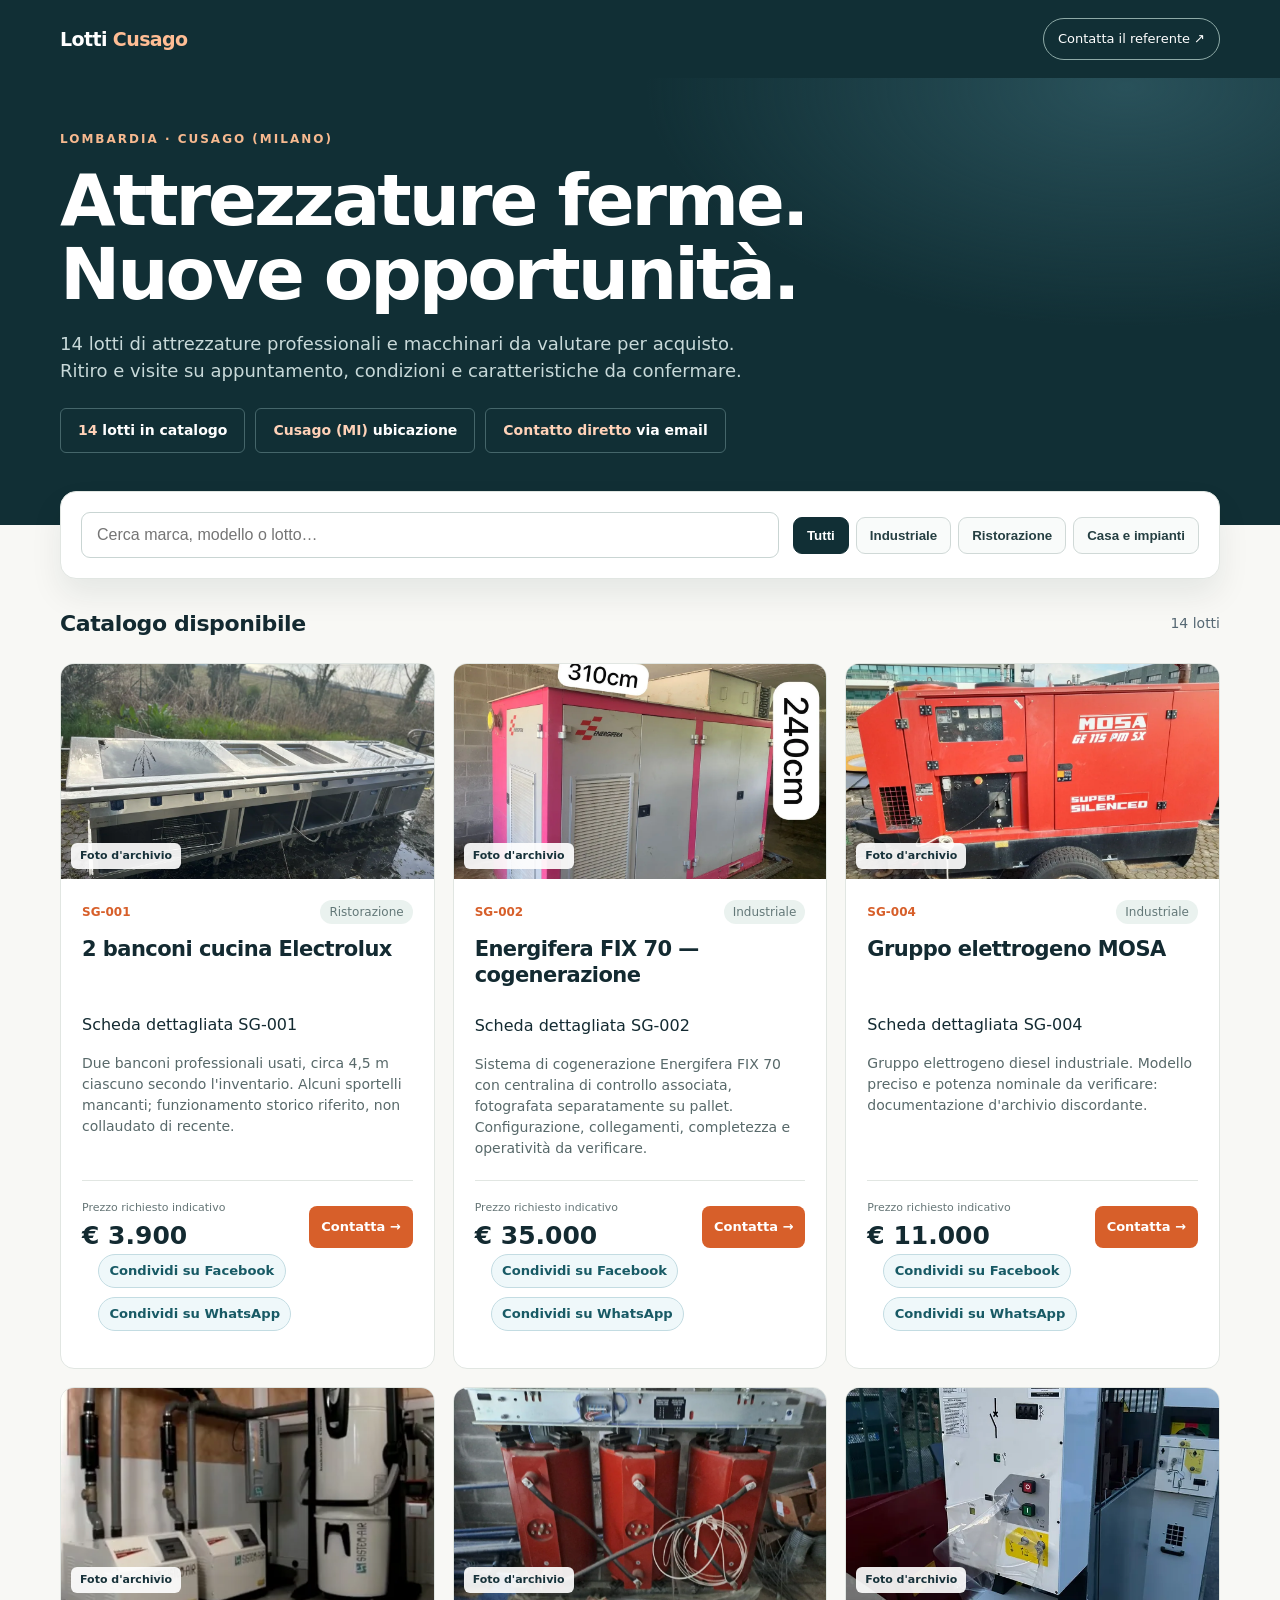
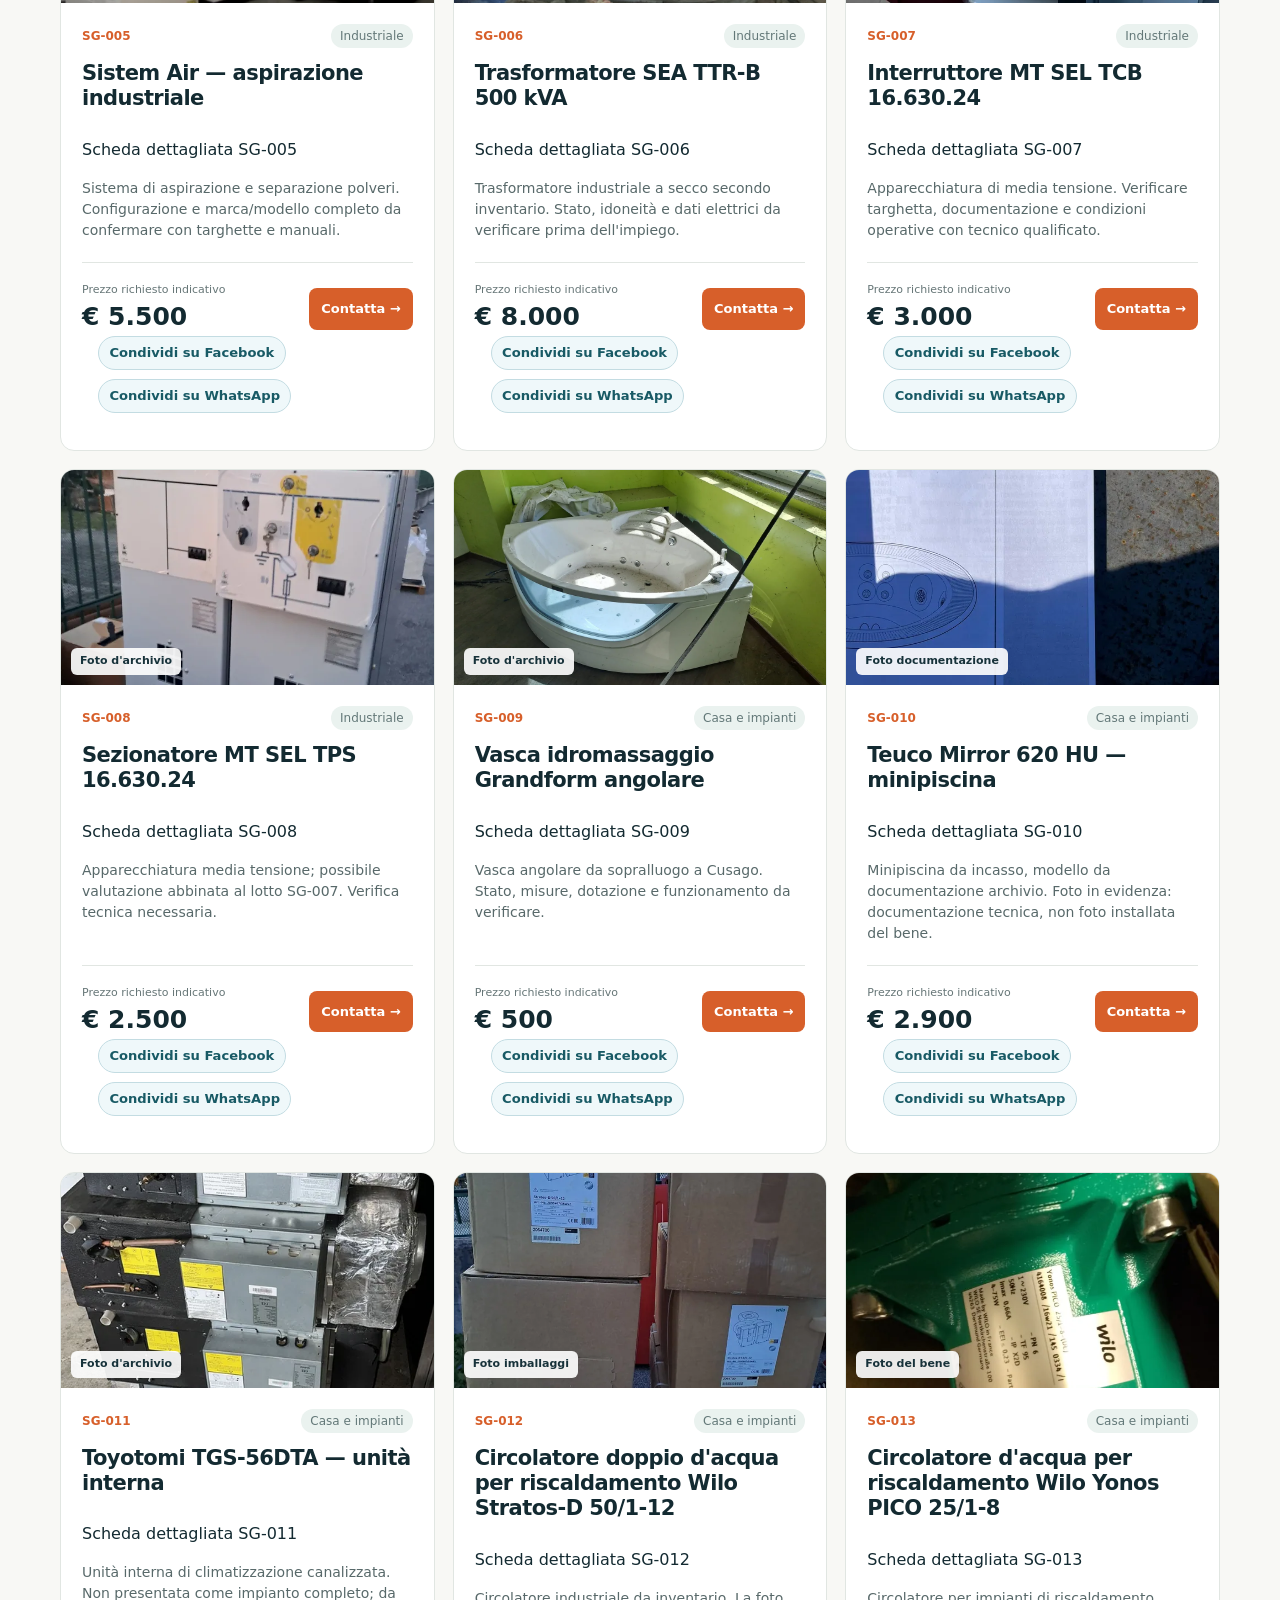
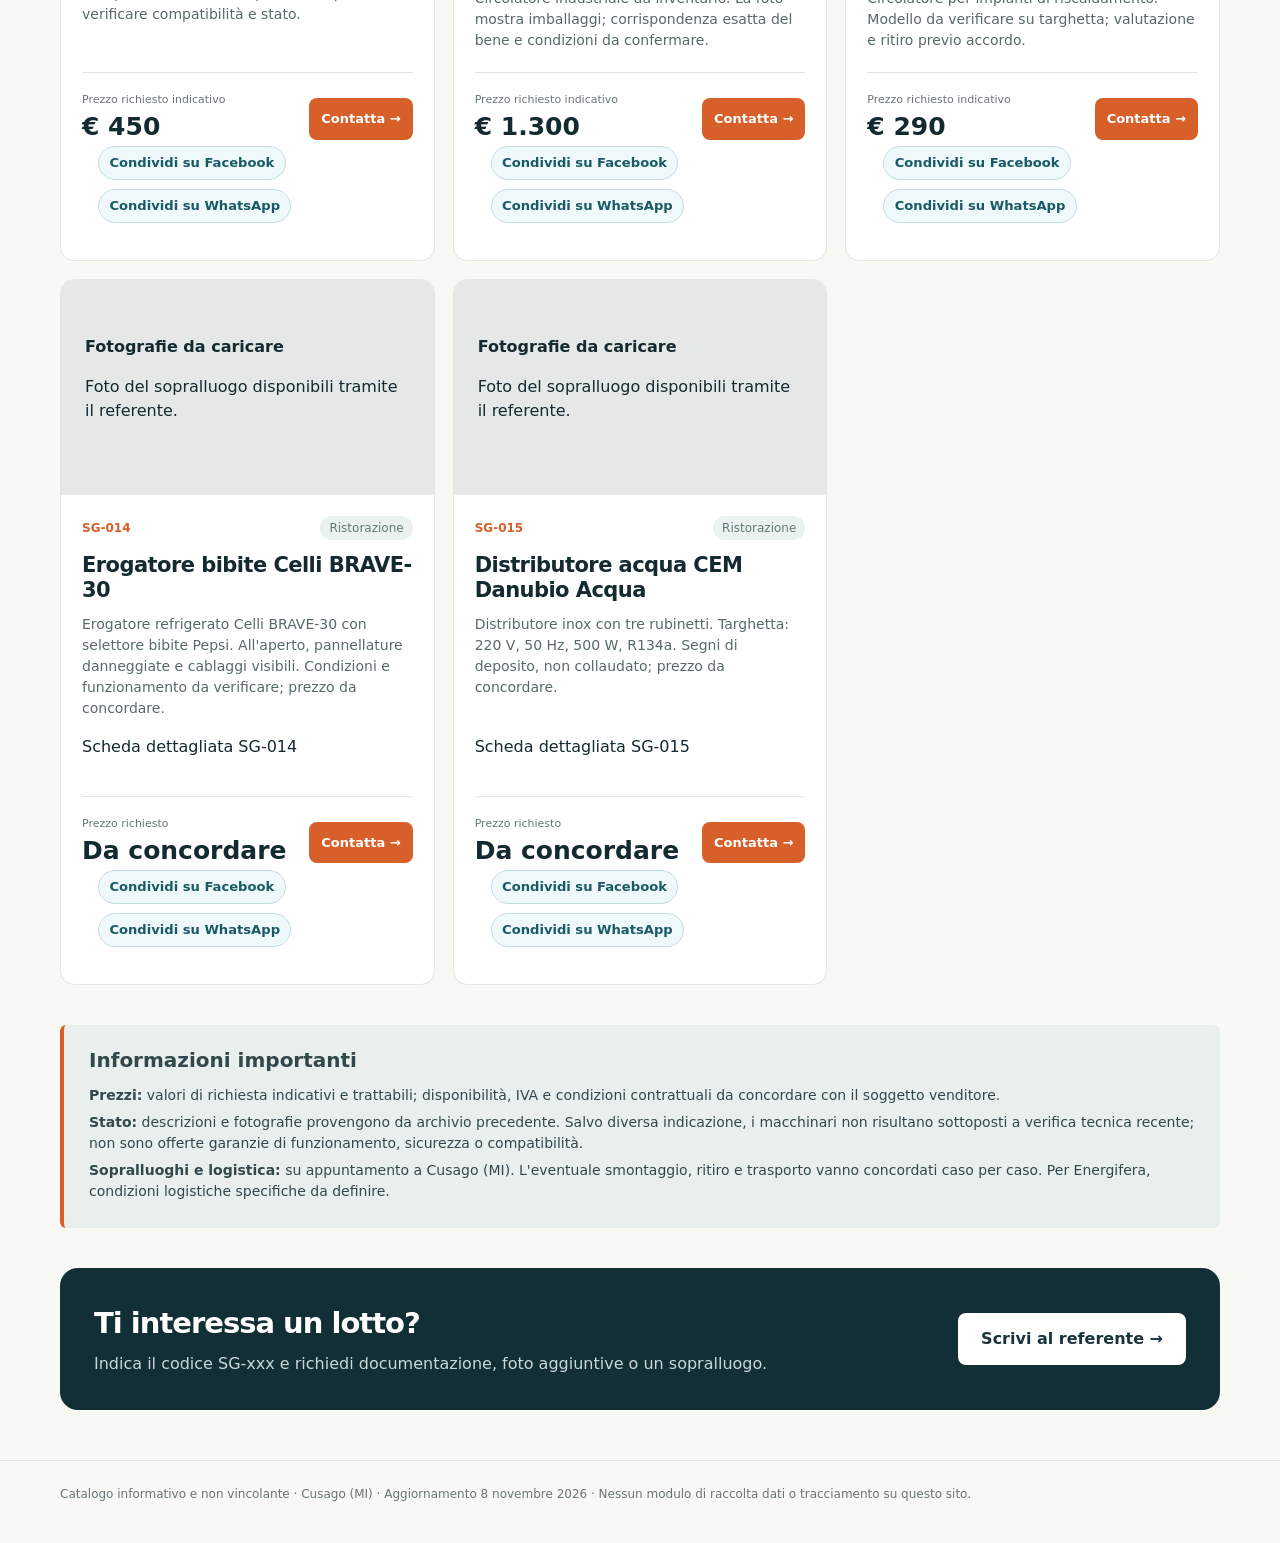
<file: index.html>
<!doctype html><html lang="it"><head><meta charset="utf-8"><meta name="viewport" content="width=device-width,initial-scale=1"><meta name="theme-color" content="#112f35"><title>14 macchinari e attrezzature in vendita a Cusago (MI) — catalogo</title><meta name="description" content="Catalogo di 14 lotti di attrezzature professionali, impianti industriali e articoli per casa e benessere disponibili presso Cusago (Milano). Prezzi indicativi e contatto diretto via email."><meta property="og:title" content="Macchinari e attrezzature a Cusago — 14 lotti"><meta property="og:description" content="Ristorazione, impianti industriali, climatizzazione e benessere. Consulta foto e prezzi indicativi."><meta property="og:type" content="website"><meta property="og:url" content="https://agent1203123.github.io/cusago-lotti-in-vendita/"><meta property="og:image" content="https://agent1203123.github.io/cusago-lotti-in-vendita/foto/sg-010.webp"><meta name="twitter:card" content="summary_large_image"><link rel="stylesheet" href="style.css"></head><body><header class="site-header"><div class="container nav"><a href="#top" class="brand">Lotti <b>Cusago</b></a><a href="mailto:francesco.assiste@gmail.com?subject=Richiesta%20informazioni%20lotti%20Cusago">Contatta il referente ↗</a></div></header><section class="hero" id="top"><div class="container"><div class="eyebrow">Lombardia · Cusago (Milano)</div><h1>Attrezzature ferme.<br>Nuove opportunità.</h1><p>14 lotti di attrezzature professionali e macchinari da valutare per acquisto. Ritiro e visite su appuntamento, condizioni e caratteristiche da confermare.</p><div class="stats"><span><strong>14</strong> lotti in catalogo</span><span><strong>Cusago (MI)</strong> ubicazione</span><span><strong>Contatto diretto</strong> via email</span></div></div></section><main class="container main"><div class="toolbar"><input id="search" type="search" placeholder="Cerca marca, modello o lotto…" aria-label="Cerca nel catalogo"><div class="filters" aria-label="Filtra per settore"><button class="active" data-filter="Tutti">Tutti</button><button data-filter="Industriale">Industriale</button><button data-filter="Ristorazione">Ristorazione</button><button data-filter="Casa e impianti">Casa e impianti</button></div></div><div class="line-head"><h2>Catalogo disponibile</h2><span id="count">14 lotti</span></div><section class="grid" aria-label="Elenco dei lotti"><article class="card" id="sg-001" data-category="Ristorazione" data-keywords="sg-001 2 banconi cucina electrolux due banconi professionali usati, circa 4,5 m ciascuno secondo l&#x27;inventario. alcuni sportelli mancanti; funzionamento storico riferito, non collaudato di recente.">
      <div class="photo"><img loading="lazy" src="foto/sg-001.webp" alt="2 banconi cucina Electrolux — Foto d&#x27;archivio" width="720" height="540"><span class="image-label">Foto d&#x27;archivio</span></div>
      <div class="card-body"><div class="topline"><span class="lot">SG-001</span><span class="category">Ristorazione</span></div>
      <h3>2 banconi cucina Electrolux</h3><p><a href="sg-001.html" aria-label="Apri la scheda dettagliata SG-001">Scheda dettagliata SG-001</a></p><p class="description">Due banconi professionali usati, circa 4,5 m ciascuno secondo l&#x27;inventario. Alcuni sportelli mancanti; funzionamento storico riferito, non collaudato di recente.</p>
      <div class="card-foot"><div><div class="caption">Prezzo richiesto indicativo</div><strong class="price">€ 3.900</strong></div><a class="cta" href="mailto:francesco.assiste@gmail.com?subject=Richiesta%20informazioni%20SG-001%20-%202%20banconi%20cucina%20Electrolux%20%28Cusago%29&body=Buongiorno%2C%20sono%20interessato%20al%20lotto%20SG-001%20%282%20banconi%20cucina%20Electrolux%29.%20Vorrei%20ricevere%20maggiori%20informazioni%20e%20verificare%20la%20disponibilit%C3%A0.%0A%0AGrazie." aria-label="Richiedi informazioni su SG-001">Contatta →</a></div></div></article><article class="card" id="sg-002" data-category="Industriale" data-keywords="sg-002 energifera fix 70 — cogenerazione sistema di cogenerazione. caratteristiche tecniche, configurazione, compatibilità e operatività da verificare su targhetta e documenti.">
      <div class="photo"><img loading="lazy" src="foto/sg-002.webp" alt="Energifera FIX 70 — cogenerazione — Foto d&#x27;archivio" width="720" height="540"><span class="image-label">Foto d&#x27;archivio</span></div>
      <div class="card-body"><div class="topline"><span class="lot">SG-002</span><span class="category">Industriale</span></div>
      <h3>Energifera FIX 70 — cogenerazione</h3><p><a href="sg-002.html" aria-label="Apri la scheda dettagliata SG-002">Scheda dettagliata SG-002</a></p><p class="description">Sistema di cogenerazione Energifera FIX 70 con centralina di controllo associata, fotografata separatamente su pallet. Configurazione, collegamenti, completezza e operatività da verificare.</p>
      <div class="card-foot"><div><div class="caption">Prezzo richiesto indicativo</div><strong class="price">€ 35.000</strong></div><a class="cta" href="mailto:francesco.assiste@gmail.com?subject=Richiesta%20informazioni%20SG-002%20-%20Energifera%20FIX%2070%20%E2%80%94%20cogenerazione%20%28Cusago%29&body=Buongiorno%2C%20sono%20interessato%20al%20lotto%20SG-002%20%28Energifera%20FIX%2070%20%E2%80%94%20cogenerazione%29.%20Vorrei%20ricevere%20maggiori%20informazioni%20e%20verificare%20la%20disponibilit%C3%A0.%0A%0AGrazie." aria-label="Richiedi informazioni su SG-002">Contatta →</a></div></div></article><article class="card" id="sg-004" data-category="Industriale" data-keywords="sg-004 gruppo elettrogeno mosa gruppo elettrogeno diesel industriale. modello preciso e potenza nominale da verificare: documentazione d&#x27;archivio discordante.">
      <div class="photo"><img loading="lazy" src="foto/sg-004.webp" alt="Gruppo elettrogeno MOSA — Foto d&#x27;archivio" width="720" height="540"><span class="image-label">Foto d&#x27;archivio</span></div>
      <div class="card-body"><div class="topline"><span class="lot">SG-004</span><span class="category">Industriale</span></div>
      <h3>Gruppo elettrogeno MOSA</h3><p><a href="sg-004.html" aria-label="Apri la scheda dettagliata SG-004">Scheda dettagliata SG-004</a></p><p class="description">Gruppo elettrogeno diesel industriale. Modello preciso e potenza nominale da verificare: documentazione d&#x27;archivio discordante.</p>
      <div class="card-foot"><div><div class="caption">Prezzo richiesto indicativo</div><strong class="price">€ 11.000</strong></div><a class="cta" href="mailto:francesco.assiste@gmail.com?subject=Richiesta%20informazioni%20SG-004%20-%20Gruppo%20elettrogeno%20MOSA%20%28Cusago%29&body=Buongiorno%2C%20sono%20interessato%20al%20lotto%20SG-004%20%28Gruppo%20elettrogeno%20MOSA%29.%20Vorrei%20ricevere%20maggiori%20informazioni%20e%20verificare%20la%20disponibilit%C3%A0.%0A%0AGrazie." aria-label="Richiedi informazioni su SG-004">Contatta →</a></div></div></article><article class="card" id="sg-005" data-category="Industriale" data-keywords="sg-005 sistem air — aspirazione industriale sistema di aspirazione e separazione polveri. configurazione e marca/modello completo da confermare con targhette e manuali.">
      <div class="photo"><img loading="lazy" src="foto/sg-005.webp" alt="Sistem Air — aspirazione industriale — Foto d&#x27;archivio" width="720" height="540"><span class="image-label">Foto d&#x27;archivio</span></div>
      <div class="card-body"><div class="topline"><span class="lot">SG-005</span><span class="category">Industriale</span></div>
      <h3>Sistem Air — aspirazione industriale</h3><p><a href="sg-005.html" aria-label="Apri la scheda dettagliata SG-005">Scheda dettagliata SG-005</a></p><p class="description">Sistema di aspirazione e separazione polveri. Configurazione e marca/modello completo da confermare con targhette e manuali.</p>
      <div class="card-foot"><div><div class="caption">Prezzo richiesto indicativo</div><strong class="price">€ 5.500</strong></div><a class="cta" href="mailto:francesco.assiste@gmail.com?subject=Richiesta%20informazioni%20SG-005%20-%20Sistem%20Air%20%E2%80%94%20aspirazione%20industriale%20%28Cusago%29&body=Buongiorno%2C%20sono%20interessato%20al%20lotto%20SG-005%20%28Sistem%20Air%20%E2%80%94%20aspirazione%20industriale%29.%20Vorrei%20ricevere%20maggiori%20informazioni%20e%20verificare%20la%20disponibilit%C3%A0.%0A%0AGrazie." aria-label="Richiedi informazioni su SG-005">Contatta →</a></div></div></article><article class="card" id="sg-006" data-category="Industriale" data-keywords="sg-006 trasformatore sea ttr-b 500 kva trasformatore industriale a secco secondo inventario. stato, idoneità e dati elettrici da verificare prima dell&#x27;impiego.">
      <div class="photo"><img loading="lazy" src="foto/sg-006.webp" alt="Trasformatore SEA TTR-B 500 kVA — Foto d&#x27;archivio" width="720" height="540"><span class="image-label">Foto d&#x27;archivio</span></div>
      <div class="card-body"><div class="topline"><span class="lot">SG-006</span><span class="category">Industriale</span></div>
      <h3>Trasformatore SEA TTR-B 500 kVA</h3><p><a href="sg-006.html" aria-label="Apri la scheda dettagliata SG-006">Scheda dettagliata SG-006</a></p><p class="description">Trasformatore industriale a secco secondo inventario. Stato, idoneità e dati elettrici da verificare prima dell&#x27;impiego.</p>
      <div class="card-foot"><div><div class="caption">Prezzo richiesto indicativo</div><strong class="price">€ 8.000</strong></div><a class="cta" href="mailto:francesco.assiste@gmail.com?subject=Richiesta%20informazioni%20SG-006%20-%20Trasformatore%20SEA%20TTR-B%20500%20kVA%20%28Cusago%29&body=Buongiorno%2C%20sono%20interessato%20al%20lotto%20SG-006%20%28Trasformatore%20SEA%20TTR-B%20500%20kVA%29.%20Vorrei%20ricevere%20maggiori%20informazioni%20e%20verificare%20la%20disponibilit%C3%A0.%0A%0AGrazie." aria-label="Richiedi informazioni su SG-006">Contatta →</a></div></div></article><article class="card" id="sg-007" data-category="Industriale" data-keywords="sg-007 interruttore mt sel tcb 16.630.24 apparecchiatura di media tensione. verificare targhetta, documentazione e condizioni operative con tecnico qualificato.">
      <div class="photo"><img loading="lazy" src="foto/sg-007.webp" alt="Interruttore MT SEL TCB 16.630.24 — Foto d&#x27;archivio" width="720" height="540"><span class="image-label">Foto d&#x27;archivio</span></div>
      <div class="card-body"><div class="topline"><span class="lot">SG-007</span><span class="category">Industriale</span></div>
      <h3>Interruttore MT SEL TCB 16.630.24</h3><p><a href="sg-007.html" aria-label="Apri la scheda dettagliata SG-007">Scheda dettagliata SG-007</a></p><p class="description">Apparecchiatura di media tensione. Verificare targhetta, documentazione e condizioni operative con tecnico qualificato.</p>
      <div class="card-foot"><div><div class="caption">Prezzo richiesto indicativo</div><strong class="price">€ 3.000</strong></div><a class="cta" href="mailto:francesco.assiste@gmail.com?subject=Richiesta%20informazioni%20SG-007%20-%20Interruttore%20MT%20SEL%20TCB%2016.630.24%20%28Cusago%29&body=Buongiorno%2C%20sono%20interessato%20al%20lotto%20SG-007%20%28Interruttore%20MT%20SEL%20TCB%2016.630.24%29.%20Vorrei%20ricevere%20maggiori%20informazioni%20e%20verificare%20la%20disponibilit%C3%A0.%0A%0AGrazie." aria-label="Richiedi informazioni su SG-007">Contatta →</a></div></div></article><article class="card" id="sg-008" data-category="Industriale" data-keywords="sg-008 sezionatore mt sel tps 16.630.24 apparecchiatura media tensione; possibile valutazione abbinata al lotto sg-007. verifica tecnica necessaria.">
      <div class="photo"><img loading="lazy" src="foto/sg-008.webp" alt="Sezionatore MT SEL TPS 16.630.24 — Foto d&#x27;archivio" width="720" height="540"><span class="image-label">Foto d&#x27;archivio</span></div>
      <div class="card-body"><div class="topline"><span class="lot">SG-008</span><span class="category">Industriale</span></div>
      <h3>Sezionatore MT SEL TPS 16.630.24</h3><p><a href="sg-008.html" aria-label="Apri la scheda dettagliata SG-008">Scheda dettagliata SG-008</a></p><p class="description">Apparecchiatura media tensione; possibile valutazione abbinata al lotto SG-007. Verifica tecnica necessaria.</p>
      <div class="card-foot"><div><div class="caption">Prezzo richiesto indicativo</div><strong class="price">€ 2.500</strong></div><a class="cta" href="mailto:francesco.assiste@gmail.com?subject=Richiesta%20informazioni%20SG-008%20-%20Sezionatore%20MT%20SEL%20TPS%2016.630.24%20%28Cusago%29&body=Buongiorno%2C%20sono%20interessato%20al%20lotto%20SG-008%20%28Sezionatore%20MT%20SEL%20TPS%2016.630.24%29.%20Vorrei%20ricevere%20maggiori%20informazioni%20e%20verificare%20la%20disponibilit%C3%A0.%0A%0AGrazie." aria-label="Richiedi informazioni su SG-008">Contatta →</a></div></div></article><article class="card" id="sg-009" data-category="Casa e impianti" data-keywords="sg-009 vasca idromassaggio grandform angolare vasca angolare da sopralluogo a cusago. stato, misure, dotazione e funzionamento da verificare.">
      <div class="photo"><img loading="lazy" src="foto/sg-009.webp" alt="Vasca idromassaggio Grandform angolare — Foto d&#x27;archivio" width="720" height="540"><span class="image-label">Foto d&#x27;archivio</span></div>
      <div class="card-body"><div class="topline"><span class="lot">SG-009</span><span class="category">Casa e impianti</span></div>
      <h3>Vasca idromassaggio Grandform angolare</h3><p><a href="sg-009.html" aria-label="Apri la scheda dettagliata SG-009">Scheda dettagliata SG-009</a></p><p class="description">Vasca angolare da sopralluogo a Cusago. Stato, misure, dotazione e funzionamento da verificare.</p>
      <div class="card-foot"><div><div class="caption">Prezzo richiesto indicativo</div><strong class="price">€ 500</strong></div><a class="cta" href="mailto:francesco.assiste@gmail.com?subject=Richiesta%20informazioni%20SG-009%20-%20Vasca%20idromassaggio%20Grandform%20angolare%20%28Cusago%29&body=Buongiorno%2C%20sono%20interessato%20al%20lotto%20SG-009%20%28Vasca%20idromassaggio%20Grandform%20angolare%29.%20Vorrei%20ricevere%20maggiori%20informazioni%20e%20verificare%20la%20disponibilit%C3%A0.%0A%0AGrazie." aria-label="Richiedi informazioni su SG-009">Contatta →</a></div></div></article><article class="card" id="sg-010" data-category="Casa e impianti" data-keywords="sg-010 teuco mirror 620 hu — minipiscina minipiscina da incasso, modello da documentazione archivio. foto in evidenza: documentazione tecnica, non foto installata del bene.">
      <div class="photo"><img loading="lazy" src="foto/sg-010.webp" alt="Teuco Mirror 620 HU — minipiscina — Foto documentazione" width="720" height="540"><span class="image-label">Foto documentazione</span></div>
      <div class="card-body"><div class="topline"><span class="lot">SG-010</span><span class="category">Casa e impianti</span></div>
      <h3>Teuco Mirror 620 HU — minipiscina</h3><p><a href="sg-010.html" aria-label="Apri la scheda dettagliata SG-010">Scheda dettagliata SG-010</a></p><p class="description">Minipiscina da incasso, modello da documentazione archivio. Foto in evidenza: documentazione tecnica, non foto installata del bene.</p>
      <div class="card-foot"><div><div class="caption">Prezzo richiesto indicativo</div><strong class="price">€ 2.900</strong></div><a class="cta" href="mailto:francesco.assiste@gmail.com?subject=Richiesta%20informazioni%20SG-010%20-%20Teuco%20Mirror%20620%20HU%20%E2%80%94%20minipiscina%20%28Cusago%29&body=Buongiorno%2C%20sono%20interessato%20al%20lotto%20SG-010%20%28Teuco%20Mirror%20620%20HU%20%E2%80%94%20minipiscina%29.%20Vorrei%20ricevere%20maggiori%20informazioni%20e%20verificare%20la%20disponibilit%C3%A0.%0A%0AGrazie." aria-label="Richiedi informazioni su SG-010">Contatta →</a></div></div></article><article class="card" id="sg-011" data-category="Casa e impianti" data-keywords="sg-011 toyotomi tgs-56dta — unità interna unità interna di climatizzazione canalizzata. non presentata come impianto completo; da verificare compatibilità e stato.">
      <div class="photo"><img loading="lazy" src="foto/sg-011.webp" alt="Toyotomi TGS-56DTA — unità interna — Foto d&#x27;archivio" width="720" height="540"><span class="image-label">Foto d&#x27;archivio</span></div>
      <div class="card-body"><div class="topline"><span class="lot">SG-011</span><span class="category">Casa e impianti</span></div>
      <h3>Toyotomi TGS-56DTA — unità interna</h3><p><a href="sg-011.html" aria-label="Apri la scheda dettagliata SG-011">Scheda dettagliata SG-011</a></p><p class="description">Unità interna di climatizzazione canalizzata. Non presentata come impianto completo; da verificare compatibilità e stato.</p>
      <div class="card-foot"><div><div class="caption">Prezzo richiesto indicativo</div><strong class="price">€ 450</strong></div><a class="cta" href="mailto:francesco.assiste@gmail.com?subject=Richiesta%20informazioni%20SG-011%20-%20Toyotomi%20TGS-56DTA%20%E2%80%94%20unit%C3%A0%20interna%20%28Cusago%29&body=Buongiorno%2C%20sono%20interessato%20al%20lotto%20SG-011%20%28Toyotomi%20TGS-56DTA%20%E2%80%94%20unit%C3%A0%20interna%29.%20Vorrei%20ricevere%20maggiori%20informazioni%20e%20verificare%20la%20disponibilit%C3%A0.%0A%0AGrazie." aria-label="Richiedi informazioni su SG-011">Contatta →</a></div></div></article><article class="card" id="sg-012" data-category="Casa e impianti" data-keywords="sg-012 circolatore doppio acqua riscaldamento pompa industriale wilo stratos-d 50/1-12 circolatore industriale da inventario. la foto mostra imballaggi; corrispondenza esatta del bene e condizioni da confermare.">
      <div class="photo"><img loading="lazy" src="foto/sg-012.webp" alt="Wilo Stratos-D 50/1-12 — Foto imballaggi" width="720" height="540"><span class="image-label">Foto imballaggi</span></div>
      <div class="card-body"><div class="topline"><span class="lot">SG-012</span><span class="category">Casa e impianti</span></div>
      <h3>Circolatore doppio d'acqua per riscaldamento Wilo Stratos-D 50/1-12</h3><p><a href="sg-012.html" aria-label="Apri la scheda dettagliata SG-012">Scheda dettagliata SG-012</a></p><p class="description">Circolatore industriale da inventario. La foto mostra imballaggi; corrispondenza esatta del bene e condizioni da confermare.</p>
      <div class="card-foot"><div><div class="caption">Prezzo richiesto indicativo</div><strong class="price">€ 1.300</strong></div><a class="cta" href="mailto:francesco.assiste@gmail.com?subject=Richiesta%20informazioni%20SG-012%20-%20Wilo%20Stratos-D%2050/1-12%20%28Cusago%29&body=Buongiorno%2C%20sono%20interessato%20al%20lotto%20SG-012%20%28Wilo%20Stratos-D%2050/1-12%29.%20Vorrei%20ricevere%20maggiori%20informazioni%20e%20verificare%20la%20disponibilit%C3%A0.%0A%0AGrazie." aria-label="Richiedi informazioni su SG-012">Contatta →</a></div></div></article><article class="card" id="sg-013" data-category="Casa e impianti" data-keywords="sg-013 circolatore acqua riscaldamento pompa wilo yonos pico 25/1-8 circolatore per impianti di riscaldamento. modello da verificare su targhetta; valutazione e ritiro previo accordo.">
      <div class="photo"><img loading="lazy" src="foto/sg-013.webp" alt="Wilo Yonos PICO 25/1-8 — Foto del bene" width="720" height="540"><span class="image-label">Foto del bene</span></div>
      <div class="card-body"><div class="topline"><span class="lot">SG-013</span><span class="category">Casa e impianti</span></div>
      <h3>Circolatore d'acqua per riscaldamento Wilo Yonos PICO 25/1-8</h3><p><a href="sg-013.html" aria-label="Apri la scheda dettagliata SG-013">Scheda dettagliata SG-013</a></p><p class="description">Circolatore per impianti di riscaldamento. Modello da verificare su targhetta; valutazione e ritiro previo accordo.</p>
      <div class="card-foot"><div><div class="caption">Prezzo richiesto indicativo</div><strong class="price">€ 290</strong></div><a class="cta" href="mailto:francesco.assiste@gmail.com?subject=Richiesta%20informazioni%20SG-013%20-%20Wilo%20Yonos%20PICO%2025/1-8%20%28Cusago%29&body=Buongiorno%2C%20sono%20interessato%20al%20lotto%20SG-013%20%28Wilo%20Yonos%20PICO%2025/1-8%29.%20Vorrei%20ricevere%20maggiori%20informazioni%20e%20verificare%20la%20disponibilit%C3%A0.%0A%0AGrazie." aria-label="Richiedi informazioni su SG-013">Contatta →</a></div></div></article><article class="card" id="sg-014" data-category="Ristorazione" data-keywords="sg-014 erogatore bibite celli brave-30 erogatore refrigerato celli brave-30 con selettore bibite pepsi. all'aperto, pannellature danneggiate e cablaggi visibili. condizioni e funzionamento da verificare; prezzo da concordare."><div class="photo" style="display:flex;align-items:center;justify-content:center;padding:1.5rem"><div><strong>Fotografie da caricare</strong><p>Foto del sopralluogo disponibili tramite il referente.</p></div></div><div class="card-body"><div class="topline"><span class="lot">SG-014</span><span class="category">Ristorazione</span></div><h3>Erogatore bibite Celli BRAVE-30</h3><p class="description">Erogatore refrigerato Celli BRAVE-30 con selettore bibite Pepsi. All'aperto, pannellature danneggiate e cablaggi visibili. Condizioni e funzionamento da verificare; prezzo da concordare.</p><p><a href="sg-014.html">Scheda dettagliata SG-014</a></p><div class="card-foot"><div><div class="caption">Prezzo richiesto</div><strong class="price">Da concordare</strong></div><a class="cta" href="mailto:francesco.assiste@gmail.com?subject=Richiesta%20SG-014%20Cusago">Contatta →</a></div></div></article><article class="card" id="sg-015" data-category="Ristorazione" data-keywords="sg-015 distributore acqua cem danubio acqua distributore inox con tre rubinetti. targhetta: 220 v, 50 hz, 500 w, r134a. segni di deposito, non collaudato; prezzo da concordare."><div class="photo" style="display:flex;align-items:center;justify-content:center;padding:1.5rem"><div><strong>Fotografie da caricare</strong><p>Foto del sopralluogo disponibili tramite il referente.</p></div></div><div class="card-body"><div class="topline"><span class="lot">SG-015</span><span class="category">Ristorazione</span></div><h3>Distributore acqua CEM Danubio Acqua</h3><p class="description">Distributore inox con tre rubinetti. Targhetta: 220 V, 50 Hz, 500 W, R134a. Segni di deposito, non collaudato; prezzo da concordare.</p><p><a href="sg-015.html">Scheda dettagliata SG-015</a></p><div class="card-foot"><div><div class="caption">Prezzo richiesto</div><strong class="price">Da concordare</strong></div><a class="cta" href="mailto:francesco.assiste@gmail.com?subject=Richiesta%20SG-015%20Cusago">Contatta →</a></div></div></article></section><p class="no-results" role="status">Nessun lotto corrisponde alla ricerca.</p><div class="note"><h2>Informazioni importanti</h2><p><strong>Prezzi:</strong> valori di richiesta indicativi e trattabili; disponibilità, IVA e condizioni contrattuali da concordare con il soggetto venditore.</p><p><strong>Stato:</strong> descrizioni e fotografie provengono da archivio precedente. Salvo diversa indicazione, i macchinari non risultano sottoposti a verifica tecnica recente; non sono offerte garanzie di funzionamento, sicurezza o compatibilità.</p><p><strong>Sopralluoghi e logistica:</strong> su appuntamento a Cusago (MI). L'eventuale smontaggio, ritiro e trasporto vanno concordati caso per caso. Per Energifera, condizioni logistiche specifiche da definire.</p></div><section class="contact"><div><h2>Ti interessa un lotto?</h2><p>Indica il codice SG-xxx e richiedi documentazione, foto aggiuntive o un sopralluogo.</p></div><a href="mailto:francesco.assiste@gmail.com?subject=Richiesta%20informazioni%20catalogo%20Cusago">Scrivi al referente →</a></section></main><footer class="footer"><div class="container">Catalogo informativo e non vincolante · Cusago (MI) · Aggiornamento 8 novembre 2026 · Nessun modulo di raccolta dati o tracciamento su questo sito.</div></footer><script src="app.js"></script></body></html>
</file>
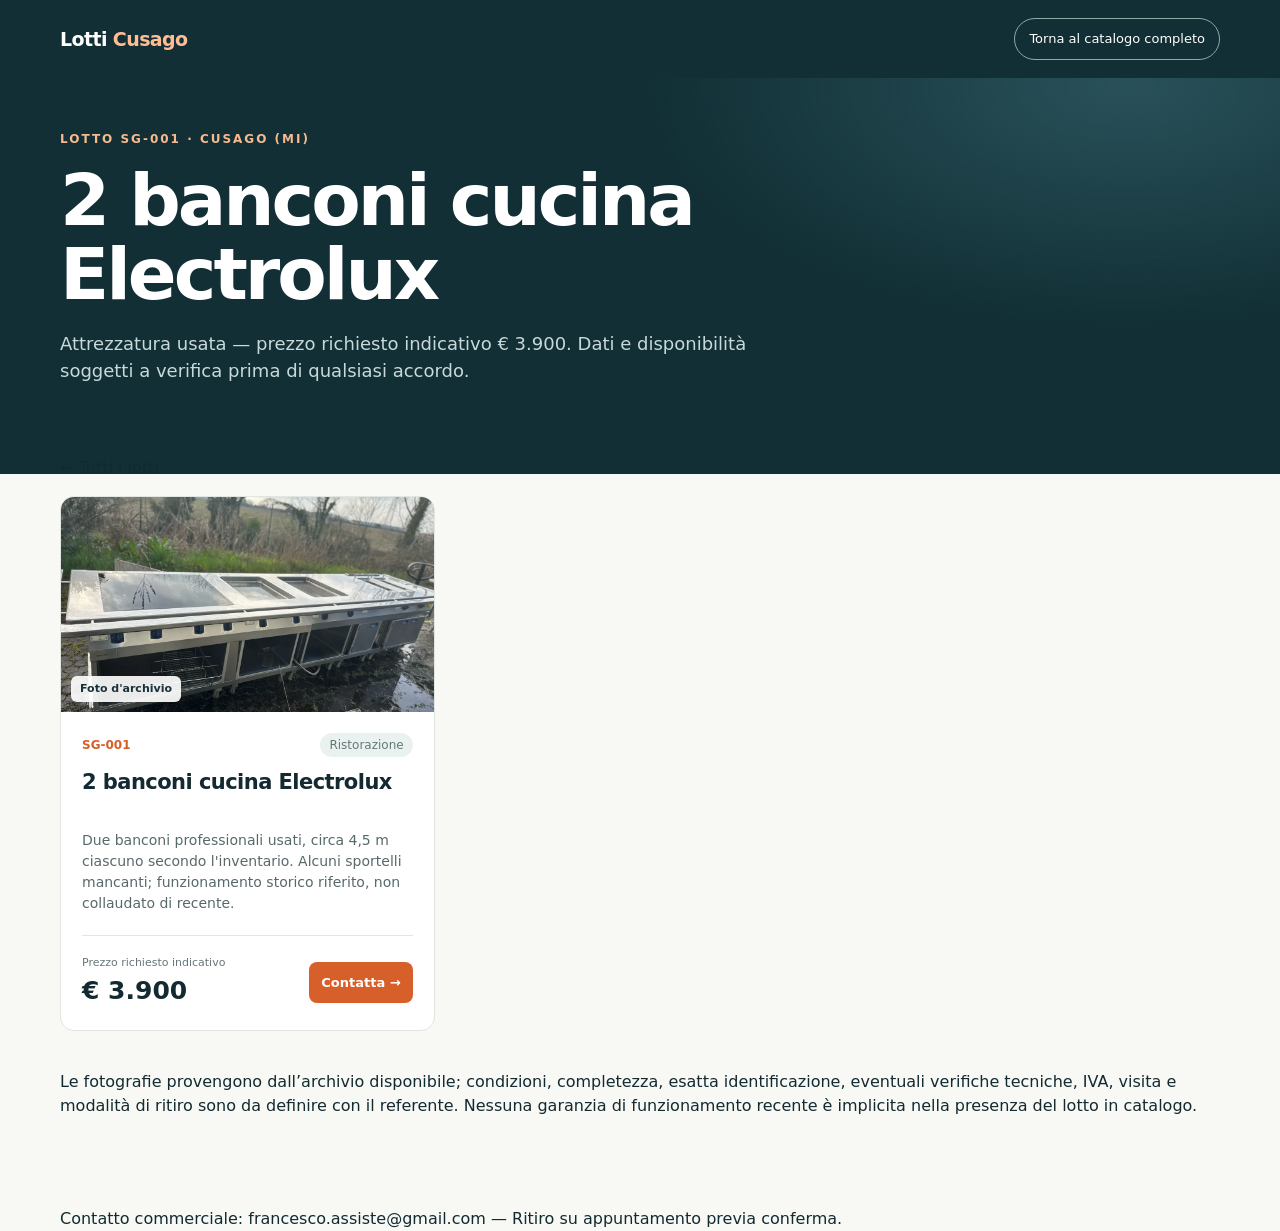
<file: sg-001.html>
<!doctype html><html lang="it"><head><meta charset="utf-8"><meta name="viewport" content="width=device-width,initial-scale=1"><meta name="theme-color" content="#112f35"><title>2 banconi cucina Electrolux a Cusago (MI) — € 3.900</title><meta name="description" content="Due banconi professionali usati, circa 4,5 m ciascuno secondo l inventario. Alcuni sportelli mancanti; funzionamento storico riferito, non collaudato di re"><link rel="canonical" href="https://agent1203123.github.io/cusago-lotti-in-vendita/sg-001.html"><meta property="og:type" content="product"><meta property="og:title" content="2 banconi cucina Electrolux — vendita usato Cusago"><meta property="og:url" content="https://agent1203123.github.io/cusago-lotti-in-vendita/sg-001.html"><meta property="og:image" content="https://agent1203123.github.io/cusago-lotti-in-vendita/foto/sg-001.webp"><meta property="og:image:alt" content="Fotografia reale del lotto SG-001 a Cusago"><meta name="twitter:card" content="summary_large_image"><link rel="stylesheet" href="style.css"></head><body><header class="site-header"><div class="container nav"><a href="index.html" class="brand">Lotti <b>Cusago</b></a><a href="index.html">Torna al catalogo completo</a></div></header><section class="hero"><div class="container"><div class="eyebrow">Lotto SG-001 · Cusago (MI)</div><h1>2 banconi cucina Electrolux</h1><p>Attrezzatura usata — prezzo richiesto indicativo € 3.900. Dati e disponibilità soggetti a verifica prima di qualsiasi accordo.</p></div></section><main class="container main"><p><a href="index.html">← Tutti i lotti</a></p><div class="grid"><article class="card" id="sg-001" data-category="Ristorazione" data-keywords="sg-001 2 banconi cucina electrolux due banconi professionali usati, circa 4,5 m ciascuno secondo l&#x27;inventario. alcuni sportelli mancanti; funzionamento storico riferito, non collaudato di recente.">
      <div class="photo"><img loading="lazy" src="foto/sg-001.webp" alt="2 banconi cucina Electrolux — Foto d&#x27;archivio" width="720" height="540"><span class="image-label">Foto d&#x27;archivio</span></div>
      <div class="card-body"><div class="topline"><span class="lot">SG-001</span><span class="category">Ristorazione</span></div>
      <h3>2 banconi cucina Electrolux</h3><p class="description">Due banconi professionali usati, circa 4,5 m ciascuno secondo l&#x27;inventario. Alcuni sportelli mancanti; funzionamento storico riferito, non collaudato di recente.</p>
      <div class="card-foot"><div><div class="caption">Prezzo richiesto indicativo</div><strong class="price">€ 3.900</strong></div><a class="cta" href="mailto:francesco.assiste@gmail.com?subject=Richiesta%20informazioni%20SG-001%20-%202%20banconi%20cucina%20Electrolux%20%28Cusago%29&body=Buongiorno%2C%20sono%20interessato%20al%20lotto%20SG-001%20%282%20banconi%20cucina%20Electrolux%29.%20Vorrei%20ricevere%20maggiori%20informazioni%20e%20verificare%20la%20disponibilit%C3%A0.%0A%0AGrazie." aria-label="Richiedi informazioni su SG-001">Contatta →</a></div></div></article></div><section class="line-head"><p>Le fotografie provengono dall’archivio disponibile; condizioni, completezza, esatta identificazione, eventuali verifiche tecniche, IVA, visita e modalità di ritiro sono da definire con il referente. Nessuna garanzia di funzionamento recente è implicita nella presenza del lotto in catalogo.</p></section></main><footer class="container">Contatto commerciale: <a href="mailto:francesco.assiste@gmail.com?subject=Richiesta%20SG-001">francesco.assiste@gmail.com</a> — Ritiro su appuntamento previa conferma.</footer></body></html>
</file>
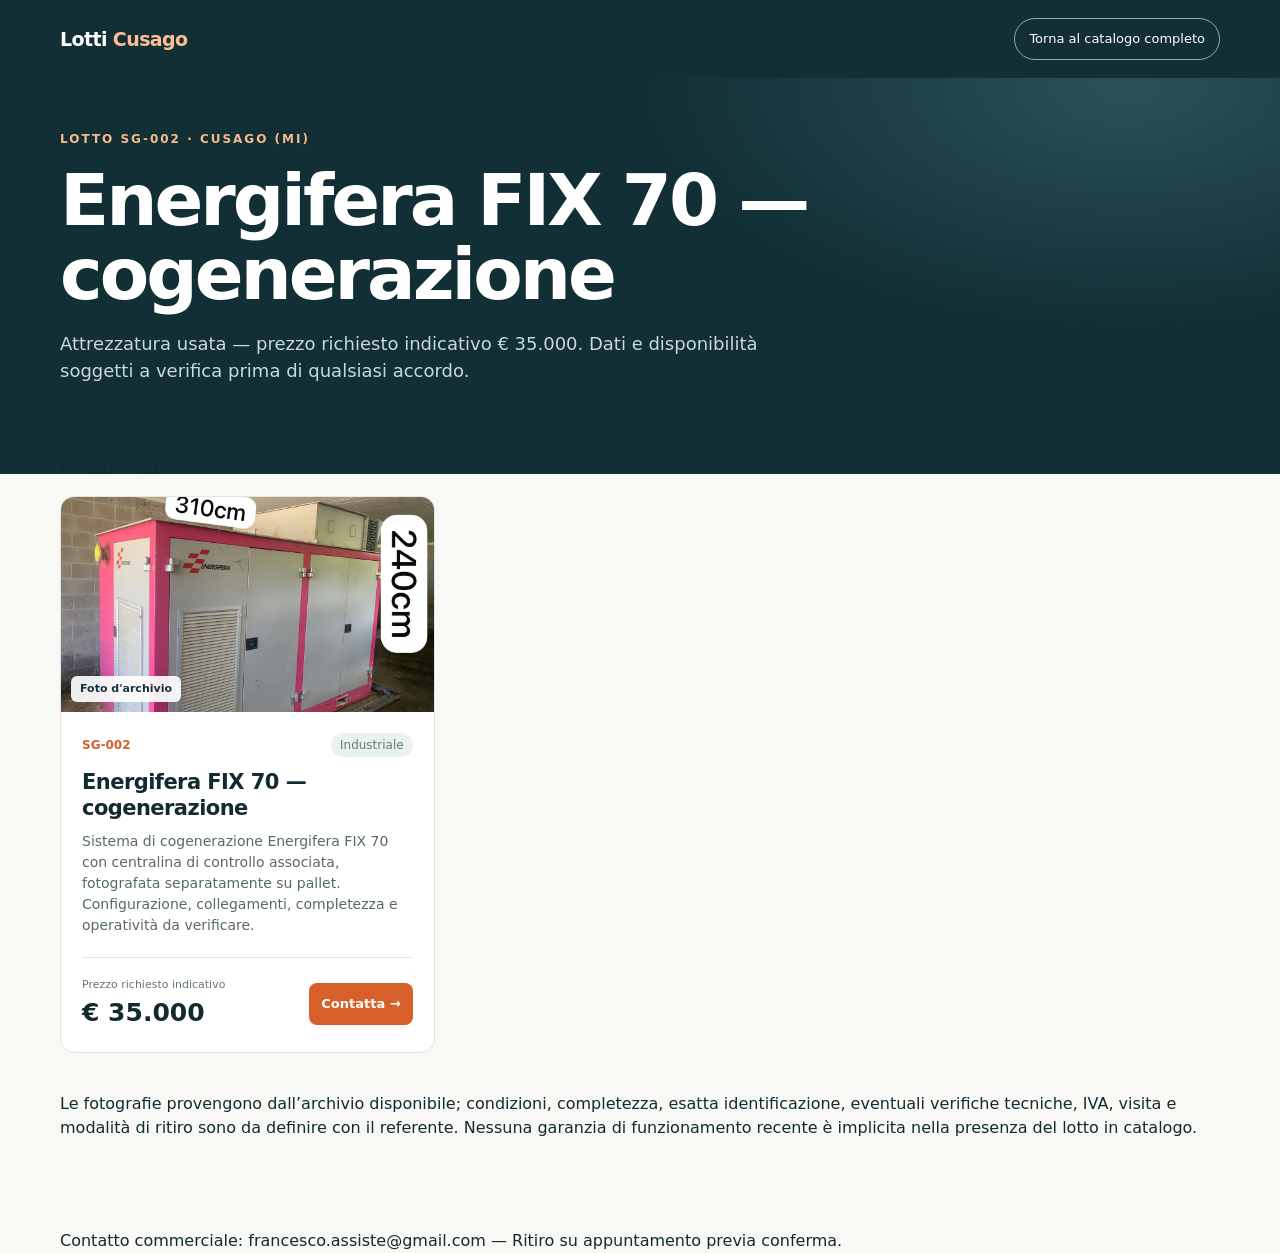
<file: sg-002.html>
<!doctype html><html lang="it"><head><meta charset="utf-8"><meta name="viewport" content="width=device-width,initial-scale=1"><meta name="theme-color" content="#112f35"><title>Energifera FIX 70 — cogenerazione a Cusago (MI) — € 35.000</title><meta name="description" content="Sistema di cogenerazione Energifera FIX 70 con centralina di controllo associata, fotografata separatamente su pallet. Configurazione, collegamenti, completezza e operatività da verificare."><link rel="canonical" href="https://agent1203123.github.io/cusago-lotti-in-vendita/sg-002.html"><meta property="og:type" content="product"><meta property="og:title" content="Energifera FIX 70 — cogenerazione — vendita usato Cusago"><meta property="og:url" content="https://agent1203123.github.io/cusago-lotti-in-vendita/sg-002.html"><meta property="og:image" content="https://agent1203123.github.io/cusago-lotti-in-vendita/foto/sg-002.webp"><meta property="og:image:alt" content="Fotografia reale del lotto SG-002 a Cusago"><meta name="twitter:card" content="summary_large_image"><link rel="stylesheet" href="style.css"></head><body><header class="site-header"><div class="container nav"><a href="index.html" class="brand">Lotti <b>Cusago</b></a><a href="index.html">Torna al catalogo completo</a></div></header><section class="hero"><div class="container"><div class="eyebrow">Lotto SG-002 · Cusago (MI)</div><h1>Energifera FIX 70 — cogenerazione</h1><p>Attrezzatura usata — prezzo richiesto indicativo € 35.000. Dati e disponibilità soggetti a verifica prima di qualsiasi accordo.</p></div></section><main class="container main"><p><a href="index.html">← Tutti i lotti</a></p><div class="grid"><article class="card" id="sg-002" data-category="Industriale" data-keywords="sg-002 energifera fix 70 — cogenerazione sistema di cogenerazione. caratteristiche tecniche, configurazione, compatibilità e operatività da verificare su targhetta e documenti.">
      <div class="photo"><img loading="lazy" src="foto/sg-002.webp" alt="Energifera FIX 70 — cogenerazione — Foto d&#x27;archivio" width="720" height="540"><span class="image-label">Foto d&#x27;archivio</span></div>
      <div class="card-body"><div class="topline"><span class="lot">SG-002</span><span class="category">Industriale</span></div>
      <h3>Energifera FIX 70 — cogenerazione</h3><p class="description">Sistema di cogenerazione Energifera FIX 70 con centralina di controllo associata, fotografata separatamente su pallet. Configurazione, collegamenti, completezza e operatività da verificare.</p>
      <div class="card-foot"><div><div class="caption">Prezzo richiesto indicativo</div><strong class="price">€ 35.000</strong></div><a class="cta" href="mailto:francesco.assiste@gmail.com?subject=Richiesta%20informazioni%20SG-002%20-%20Energifera%20FIX%2070%20%E2%80%94%20cogenerazione%20%28Cusago%29&body=Buongiorno%2C%20sono%20interessato%20al%20lotto%20SG-002%20%28Energifera%20FIX%2070%20%E2%80%94%20cogenerazione%29.%20Vorrei%20ricevere%20maggiori%20informazioni%20e%20verificare%20la%20disponibilit%C3%A0.%0A%0AGrazie." aria-label="Richiedi informazioni su SG-002">Contatta →</a></div></div></article></div><section class="line-head"><p>Le fotografie provengono dall’archivio disponibile; condizioni, completezza, esatta identificazione, eventuali verifiche tecniche, IVA, visita e modalità di ritiro sono da definire con il referente. Nessuna garanzia di funzionamento recente è implicita nella presenza del lotto in catalogo.</p></section></main><footer class="container">Contatto commerciale: <a href="mailto:francesco.assiste@gmail.com?subject=Richiesta%20SG-002">francesco.assiste@gmail.com</a> — Ritiro su appuntamento previa conferma.</footer></body></html>
</file>
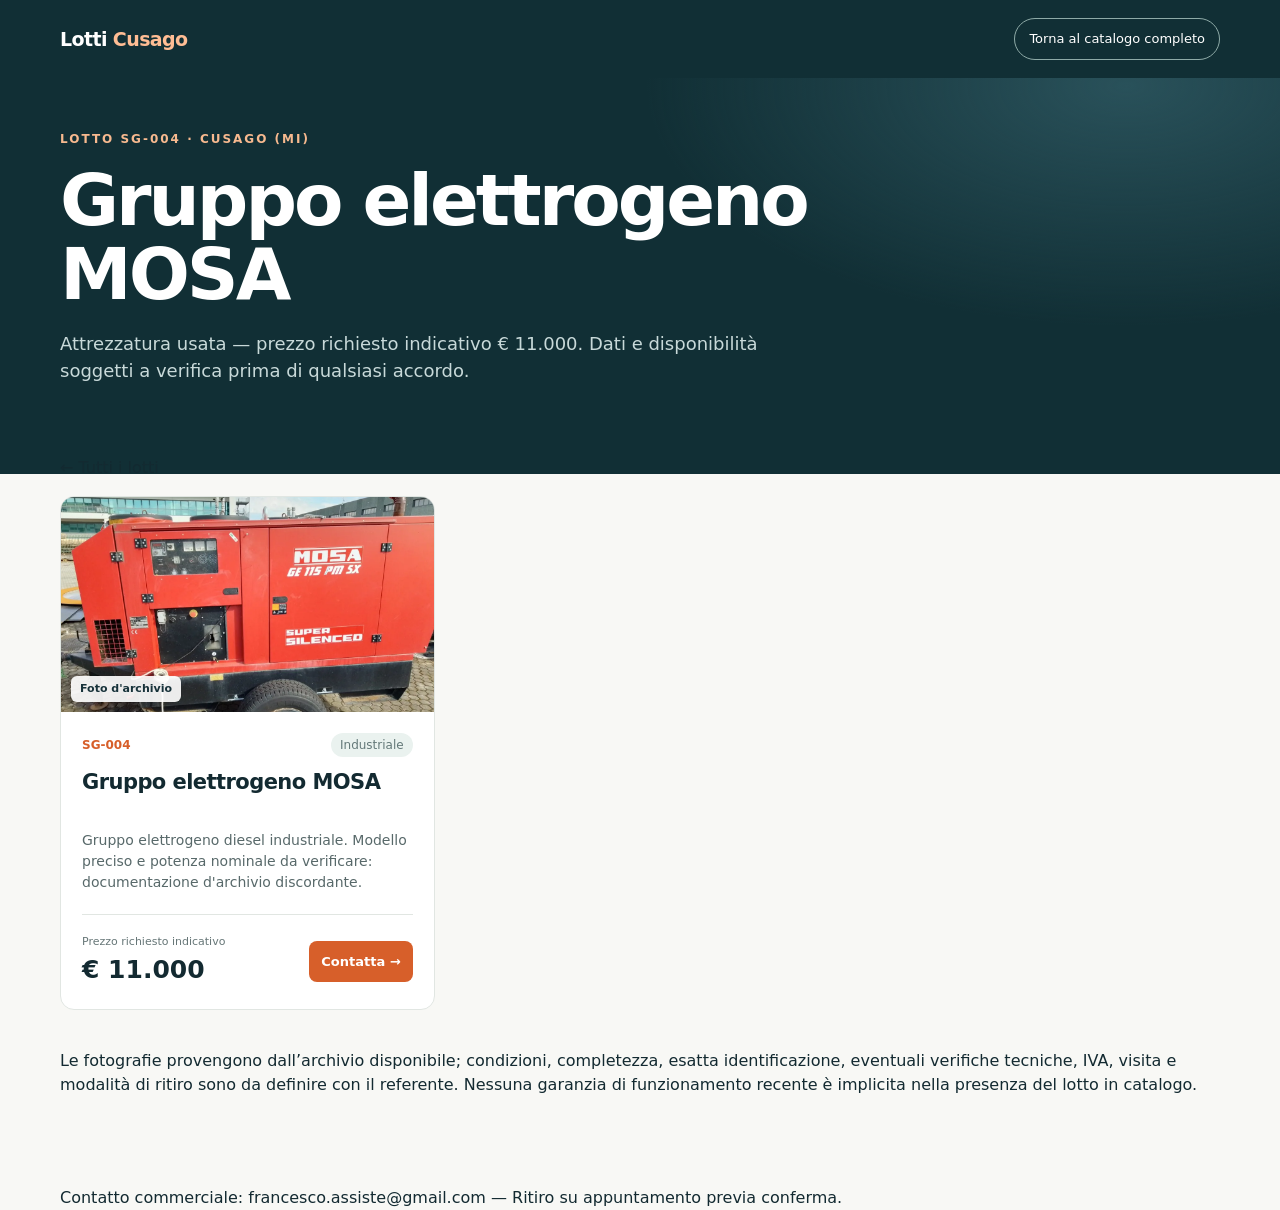
<file: sg-004.html>
<!doctype html><html lang="it"><head><meta charset="utf-8"><meta name="viewport" content="width=device-width,initial-scale=1"><meta name="theme-color" content="#112f35"><title>Gruppo elettrogeno MOSA a Cusago (MI) — € 11.000</title><meta name="description" content="Gruppo elettrogeno diesel industriale. Modello preciso e potenza nominale da verificare: documentazione d archivio discordante."><link rel="canonical" href="https://agent1203123.github.io/cusago-lotti-in-vendita/sg-004.html"><meta property="og:type" content="product"><meta property="og:title" content="Gruppo elettrogeno MOSA — vendita usato Cusago"><meta property="og:url" content="https://agent1203123.github.io/cusago-lotti-in-vendita/sg-004.html"><meta property="og:image" content="https://agent1203123.github.io/cusago-lotti-in-vendita/foto/sg-004.webp"><meta property="og:image:alt" content="Fotografia reale del lotto SG-004 a Cusago"><meta name="twitter:card" content="summary_large_image"><link rel="stylesheet" href="style.css"></head><body><header class="site-header"><div class="container nav"><a href="index.html" class="brand">Lotti <b>Cusago</b></a><a href="index.html">Torna al catalogo completo</a></div></header><section class="hero"><div class="container"><div class="eyebrow">Lotto SG-004 · Cusago (MI)</div><h1>Gruppo elettrogeno MOSA</h1><p>Attrezzatura usata — prezzo richiesto indicativo € 11.000. Dati e disponibilità soggetti a verifica prima di qualsiasi accordo.</p></div></section><main class="container main"><p><a href="index.html">← Tutti i lotti</a></p><div class="grid"><article class="card" id="sg-004" data-category="Industriale" data-keywords="sg-004 gruppo elettrogeno mosa gruppo elettrogeno diesel industriale. modello preciso e potenza nominale da verificare: documentazione d&#x27;archivio discordante.">
      <div class="photo"><img loading="lazy" src="foto/sg-004.webp" alt="Gruppo elettrogeno MOSA — Foto d&#x27;archivio" width="720" height="540"><span class="image-label">Foto d&#x27;archivio</span></div>
      <div class="card-body"><div class="topline"><span class="lot">SG-004</span><span class="category">Industriale</span></div>
      <h3>Gruppo elettrogeno MOSA</h3><p class="description">Gruppo elettrogeno diesel industriale. Modello preciso e potenza nominale da verificare: documentazione d&#x27;archivio discordante.</p>
      <div class="card-foot"><div><div class="caption">Prezzo richiesto indicativo</div><strong class="price">€ 11.000</strong></div><a class="cta" href="mailto:francesco.assiste@gmail.com?subject=Richiesta%20informazioni%20SG-004%20-%20Gruppo%20elettrogeno%20MOSA%20%28Cusago%29&body=Buongiorno%2C%20sono%20interessato%20al%20lotto%20SG-004%20%28Gruppo%20elettrogeno%20MOSA%29.%20Vorrei%20ricevere%20maggiori%20informazioni%20e%20verificare%20la%20disponibilit%C3%A0.%0A%0AGrazie." aria-label="Richiedi informazioni su SG-004">Contatta →</a></div></div></article></div><section class="line-head"><p>Le fotografie provengono dall’archivio disponibile; condizioni, completezza, esatta identificazione, eventuali verifiche tecniche, IVA, visita e modalità di ritiro sono da definire con il referente. Nessuna garanzia di funzionamento recente è implicita nella presenza del lotto in catalogo.</p></section></main><footer class="container">Contatto commerciale: <a href="mailto:francesco.assiste@gmail.com?subject=Richiesta%20SG-004">francesco.assiste@gmail.com</a> — Ritiro su appuntamento previa conferma.</footer></body></html>
</file>
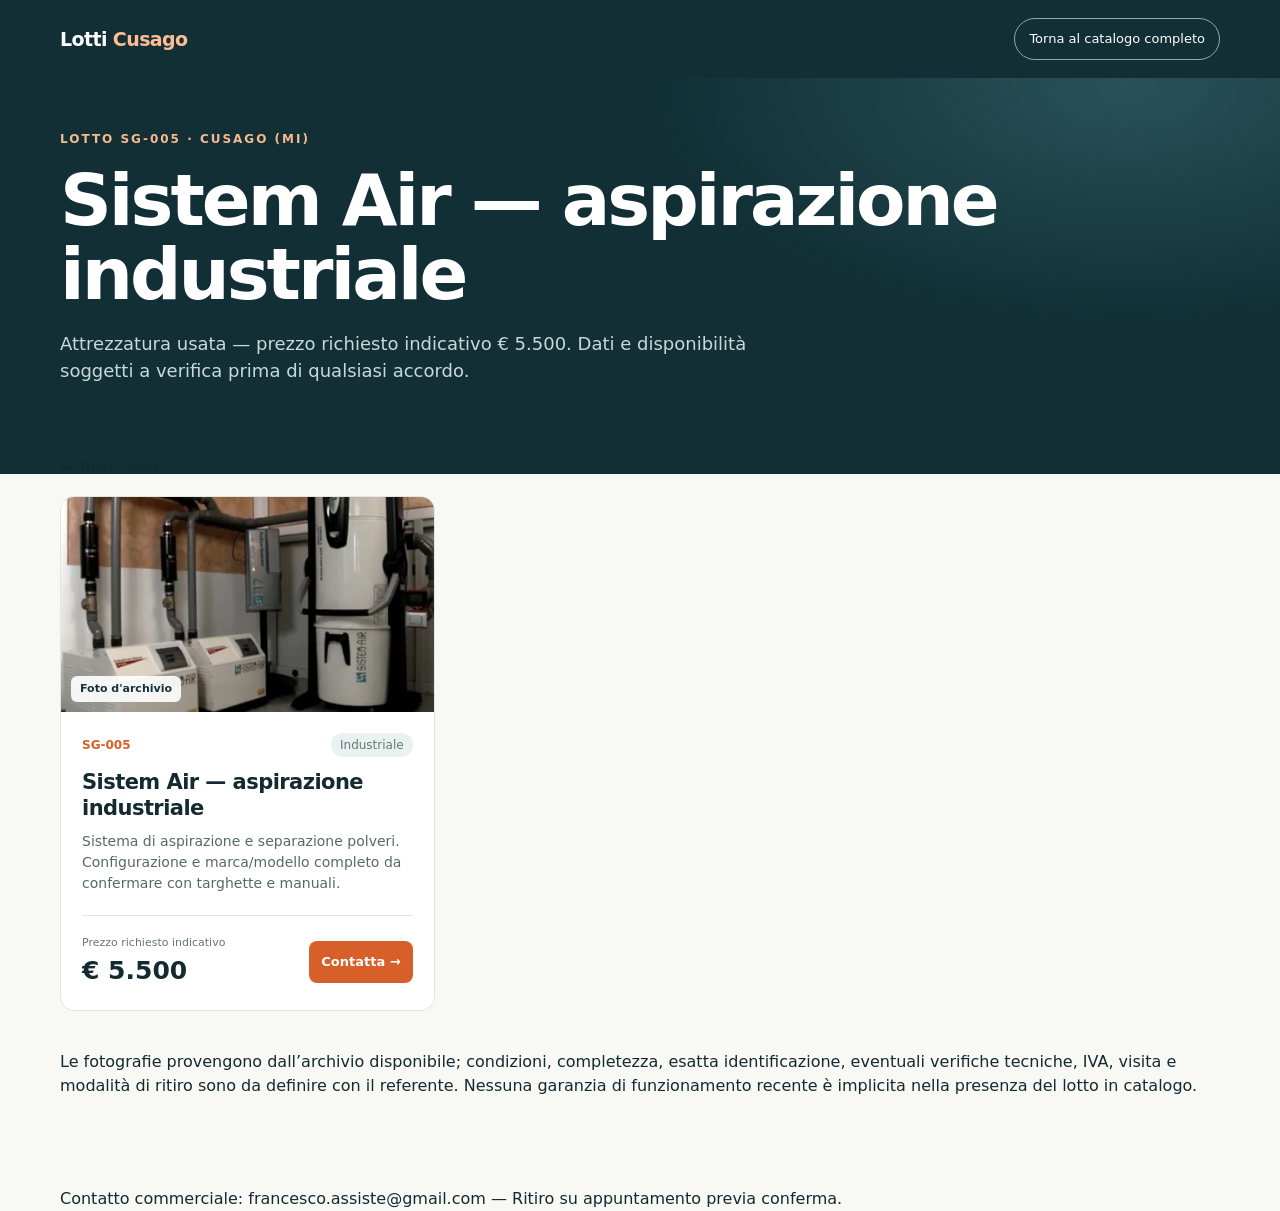
<file: sg-005.html>
<!doctype html><html lang="it"><head><meta charset="utf-8"><meta name="viewport" content="width=device-width,initial-scale=1"><meta name="theme-color" content="#112f35"><title>Sistem Air — aspirazione industriale a Cusago (MI) — € 5.500</title><meta name="description" content="Sistema di aspirazione e separazione polveri. Configurazione e marca/modello completo da confermare con targhette e manuali."><link rel="canonical" href="https://agent1203123.github.io/cusago-lotti-in-vendita/sg-005.html"><meta property="og:type" content="product"><meta property="og:title" content="Sistem Air — aspirazione industriale — vendita usato Cusago"><meta property="og:url" content="https://agent1203123.github.io/cusago-lotti-in-vendita/sg-005.html"><meta property="og:image" content="https://agent1203123.github.io/cusago-lotti-in-vendita/foto/sg-005.webp"><meta property="og:image:alt" content="Fotografia reale del lotto SG-005 a Cusago"><meta name="twitter:card" content="summary_large_image"><link rel="stylesheet" href="style.css"></head><body><header class="site-header"><div class="container nav"><a href="index.html" class="brand">Lotti <b>Cusago</b></a><a href="index.html">Torna al catalogo completo</a></div></header><section class="hero"><div class="container"><div class="eyebrow">Lotto SG-005 · Cusago (MI)</div><h1>Sistem Air — aspirazione industriale</h1><p>Attrezzatura usata — prezzo richiesto indicativo € 5.500. Dati e disponibilità soggetti a verifica prima di qualsiasi accordo.</p></div></section><main class="container main"><p><a href="index.html">← Tutti i lotti</a></p><div class="grid"><article class="card" id="sg-005" data-category="Industriale" data-keywords="sg-005 sistem air — aspirazione industriale sistema di aspirazione e separazione polveri. configurazione e marca/modello completo da confermare con targhette e manuali.">
      <div class="photo"><img loading="lazy" src="foto/sg-005.webp" alt="Sistem Air — aspirazione industriale — Foto d&#x27;archivio" width="720" height="540"><span class="image-label">Foto d&#x27;archivio</span></div>
      <div class="card-body"><div class="topline"><span class="lot">SG-005</span><span class="category">Industriale</span></div>
      <h3>Sistem Air — aspirazione industriale</h3><p class="description">Sistema di aspirazione e separazione polveri. Configurazione e marca/modello completo da confermare con targhette e manuali.</p>
      <div class="card-foot"><div><div class="caption">Prezzo richiesto indicativo</div><strong class="price">€ 5.500</strong></div><a class="cta" href="mailto:francesco.assiste@gmail.com?subject=Richiesta%20informazioni%20SG-005%20-%20Sistem%20Air%20%E2%80%94%20aspirazione%20industriale%20%28Cusago%29&body=Buongiorno%2C%20sono%20interessato%20al%20lotto%20SG-005%20%28Sistem%20Air%20%E2%80%94%20aspirazione%20industriale%29.%20Vorrei%20ricevere%20maggiori%20informazioni%20e%20verificare%20la%20disponibilit%C3%A0.%0A%0AGrazie." aria-label="Richiedi informazioni su SG-005">Contatta →</a></div></div></article></div><section class="line-head"><p>Le fotografie provengono dall’archivio disponibile; condizioni, completezza, esatta identificazione, eventuali verifiche tecniche, IVA, visita e modalità di ritiro sono da definire con il referente. Nessuna garanzia di funzionamento recente è implicita nella presenza del lotto in catalogo.</p></section></main><footer class="container">Contatto commerciale: <a href="mailto:francesco.assiste@gmail.com?subject=Richiesta%20SG-005">francesco.assiste@gmail.com</a> — Ritiro su appuntamento previa conferma.</footer></body></html>
</file>
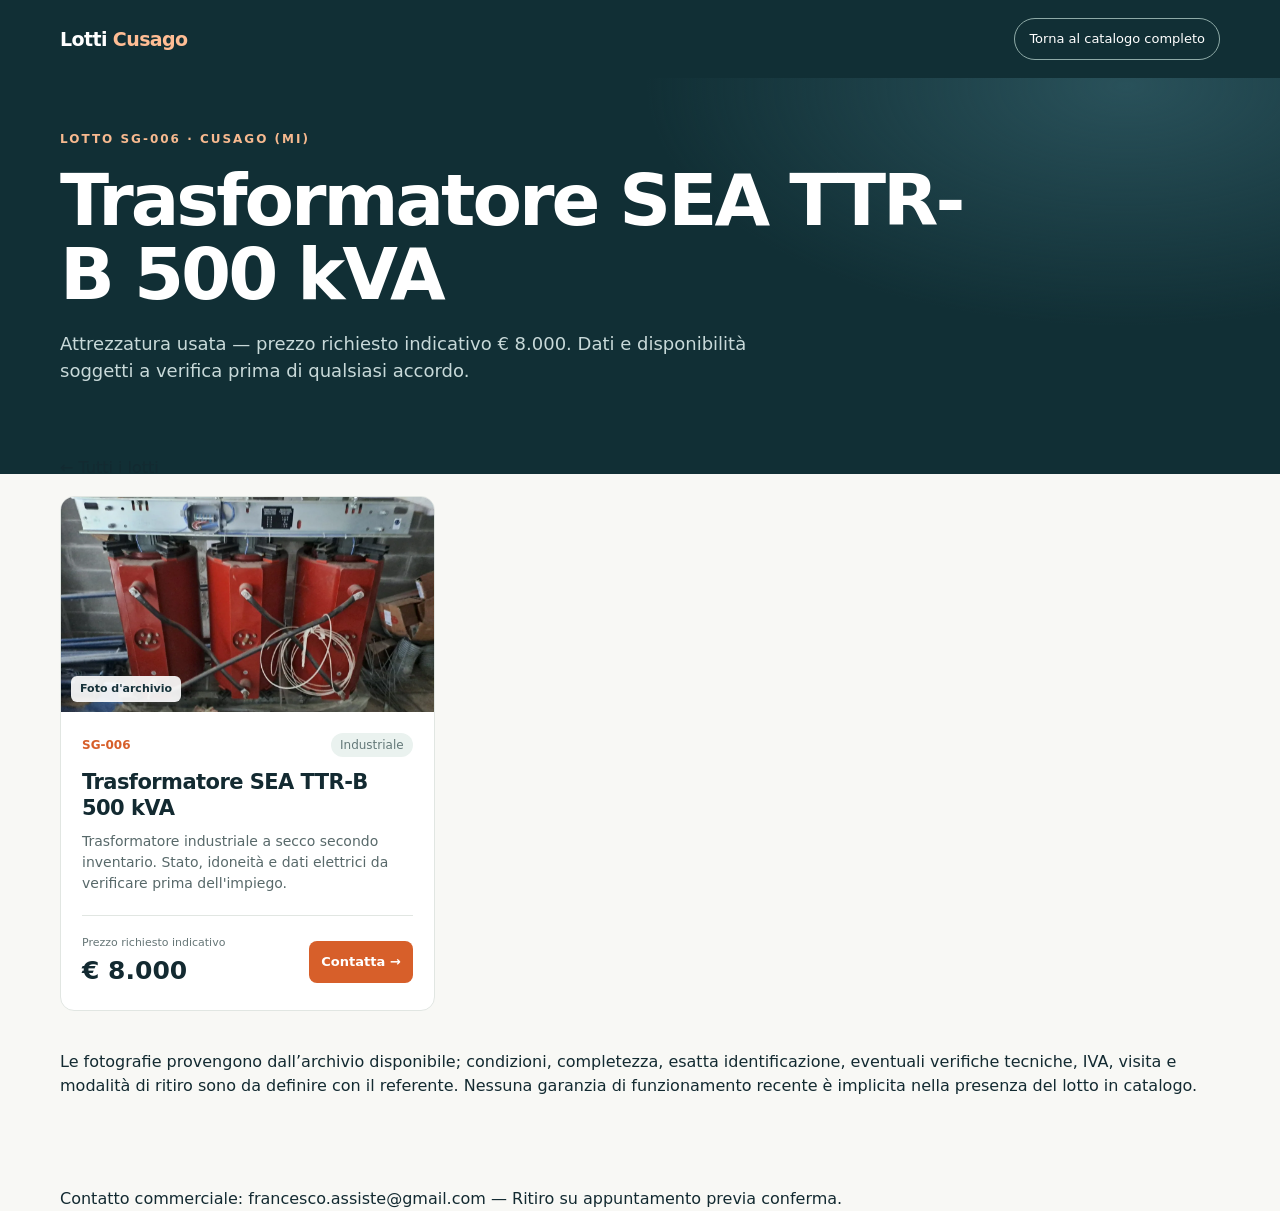
<file: sg-006.html>
<!doctype html><html lang="it"><head><meta charset="utf-8"><meta name="viewport" content="width=device-width,initial-scale=1"><meta name="theme-color" content="#112f35"><title>Trasformatore SEA TTR-B 500 kVA a Cusago (MI) — € 8.000</title><meta name="description" content="Trasformatore industriale a secco secondo inventario. Stato, idoneità e dati elettrici da verificare prima dell impiego."><link rel="canonical" href="https://agent1203123.github.io/cusago-lotti-in-vendita/sg-006.html"><meta property="og:type" content="product"><meta property="og:title" content="Trasformatore SEA TTR-B 500 kVA — vendita usato Cusago"><meta property="og:url" content="https://agent1203123.github.io/cusago-lotti-in-vendita/sg-006.html"><meta property="og:image" content="https://agent1203123.github.io/cusago-lotti-in-vendita/foto/sg-006.webp"><meta property="og:image:alt" content="Fotografia reale del lotto SG-006 a Cusago"><meta name="twitter:card" content="summary_large_image"><link rel="stylesheet" href="style.css"></head><body><header class="site-header"><div class="container nav"><a href="index.html" class="brand">Lotti <b>Cusago</b></a><a href="index.html">Torna al catalogo completo</a></div></header><section class="hero"><div class="container"><div class="eyebrow">Lotto SG-006 · Cusago (MI)</div><h1>Trasformatore SEA TTR-B 500 kVA</h1><p>Attrezzatura usata — prezzo richiesto indicativo € 8.000. Dati e disponibilità soggetti a verifica prima di qualsiasi accordo.</p></div></section><main class="container main"><p><a href="index.html">← Tutti i lotti</a></p><div class="grid"><article class="card" id="sg-006" data-category="Industriale" data-keywords="sg-006 trasformatore sea ttr-b 500 kva trasformatore industriale a secco secondo inventario. stato, idoneità e dati elettrici da verificare prima dell&#x27;impiego.">
      <div class="photo"><img loading="lazy" src="foto/sg-006.webp" alt="Trasformatore SEA TTR-B 500 kVA — Foto d&#x27;archivio" width="720" height="540"><span class="image-label">Foto d&#x27;archivio</span></div>
      <div class="card-body"><div class="topline"><span class="lot">SG-006</span><span class="category">Industriale</span></div>
      <h3>Trasformatore SEA TTR-B 500 kVA</h3><p class="description">Trasformatore industriale a secco secondo inventario. Stato, idoneità e dati elettrici da verificare prima dell&#x27;impiego.</p>
      <div class="card-foot"><div><div class="caption">Prezzo richiesto indicativo</div><strong class="price">€ 8.000</strong></div><a class="cta" href="mailto:francesco.assiste@gmail.com?subject=Richiesta%20informazioni%20SG-006%20-%20Trasformatore%20SEA%20TTR-B%20500%20kVA%20%28Cusago%29&body=Buongiorno%2C%20sono%20interessato%20al%20lotto%20SG-006%20%28Trasformatore%20SEA%20TTR-B%20500%20kVA%29.%20Vorrei%20ricevere%20maggiori%20informazioni%20e%20verificare%20la%20disponibilit%C3%A0.%0A%0AGrazie." aria-label="Richiedi informazioni su SG-006">Contatta →</a></div></div></article></div><section class="line-head"><p>Le fotografie provengono dall’archivio disponibile; condizioni, completezza, esatta identificazione, eventuali verifiche tecniche, IVA, visita e modalità di ritiro sono da definire con il referente. Nessuna garanzia di funzionamento recente è implicita nella presenza del lotto in catalogo.</p></section></main><footer class="container">Contatto commerciale: <a href="mailto:francesco.assiste@gmail.com?subject=Richiesta%20SG-006">francesco.assiste@gmail.com</a> — Ritiro su appuntamento previa conferma.</footer></body></html>
</file>
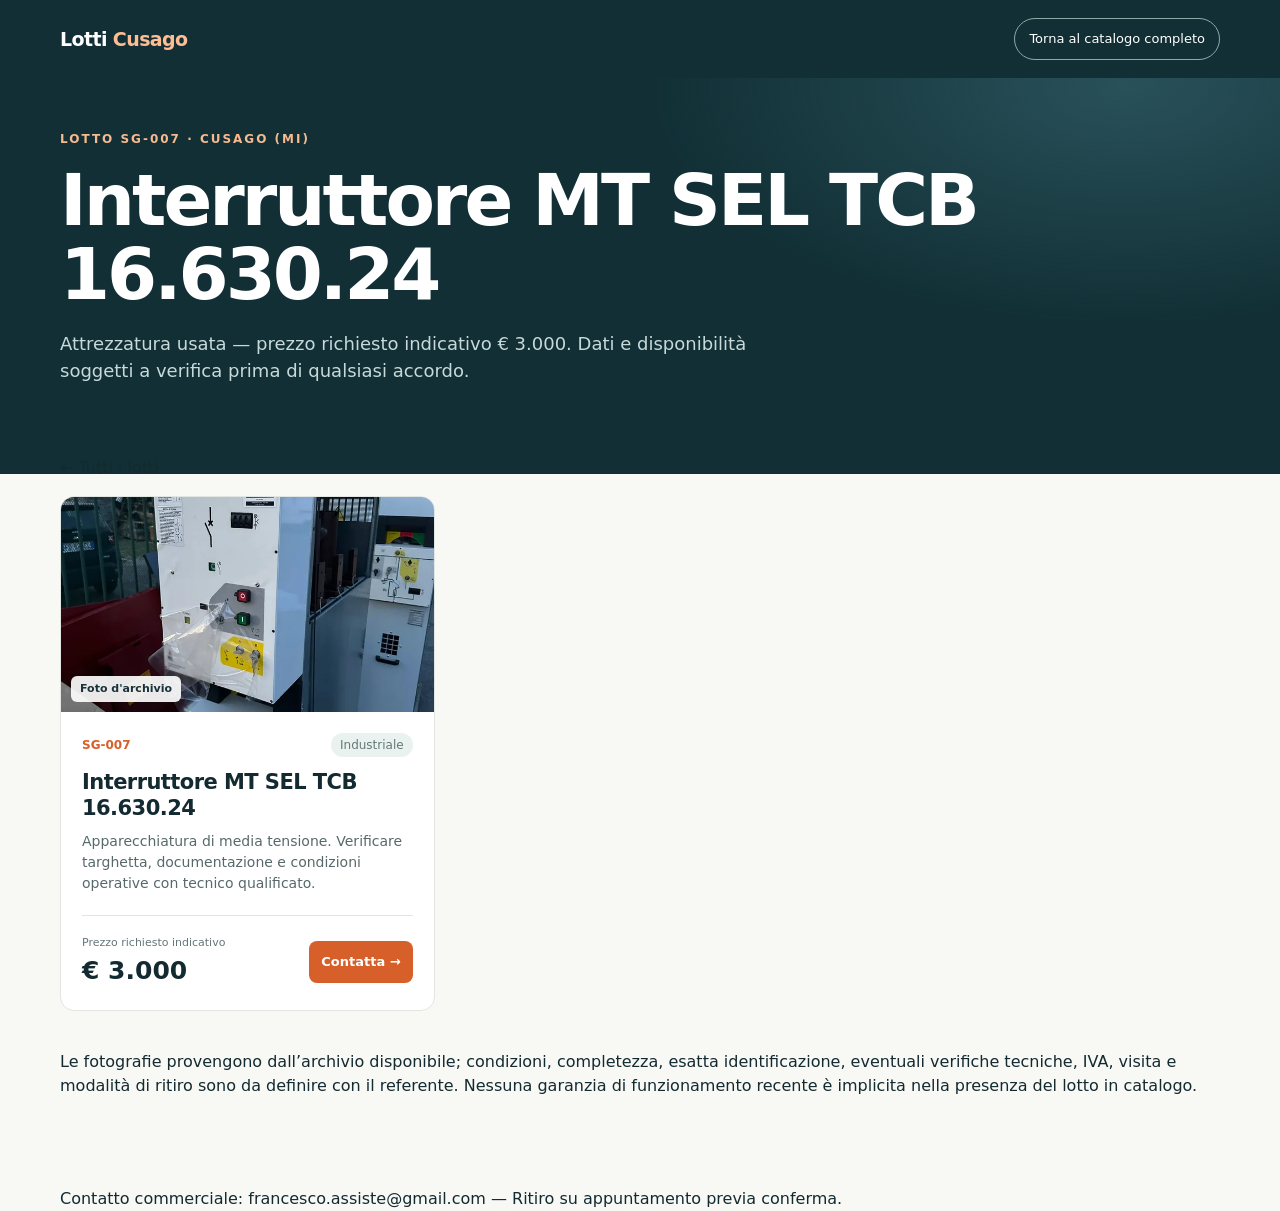
<file: sg-007.html>
<!doctype html><html lang="it"><head><meta charset="utf-8"><meta name="viewport" content="width=device-width,initial-scale=1"><meta name="theme-color" content="#112f35"><title>Interruttore MT SEL TCB 16.630.24 a Cusago (MI) — € 3.000</title><meta name="description" content="Apparecchiatura di media tensione. Verificare targhetta, documentazione e condizioni operative con tecnico qualificato."><link rel="canonical" href="https://agent1203123.github.io/cusago-lotti-in-vendita/sg-007.html"><meta property="og:type" content="product"><meta property="og:title" content="Interruttore MT SEL TCB 16.630.24 — vendita usato Cusago"><meta property="og:url" content="https://agent1203123.github.io/cusago-lotti-in-vendita/sg-007.html"><meta property="og:image" content="https://agent1203123.github.io/cusago-lotti-in-vendita/foto/sg-007.webp"><meta property="og:image:alt" content="Fotografia reale del lotto SG-007 a Cusago"><meta name="twitter:card" content="summary_large_image"><link rel="stylesheet" href="style.css"></head><body><header class="site-header"><div class="container nav"><a href="index.html" class="brand">Lotti <b>Cusago</b></a><a href="index.html">Torna al catalogo completo</a></div></header><section class="hero"><div class="container"><div class="eyebrow">Lotto SG-007 · Cusago (MI)</div><h1>Interruttore MT SEL TCB 16.630.24</h1><p>Attrezzatura usata — prezzo richiesto indicativo € 3.000. Dati e disponibilità soggetti a verifica prima di qualsiasi accordo.</p></div></section><main class="container main"><p><a href="index.html">← Tutti i lotti</a></p><div class="grid"><article class="card" id="sg-007" data-category="Industriale" data-keywords="sg-007 interruttore mt sel tcb 16.630.24 apparecchiatura di media tensione. verificare targhetta, documentazione e condizioni operative con tecnico qualificato.">
      <div class="photo"><img loading="lazy" src="foto/sg-007.webp" alt="Interruttore MT SEL TCB 16.630.24 — Foto d&#x27;archivio" width="720" height="540"><span class="image-label">Foto d&#x27;archivio</span></div>
      <div class="card-body"><div class="topline"><span class="lot">SG-007</span><span class="category">Industriale</span></div>
      <h3>Interruttore MT SEL TCB 16.630.24</h3><p class="description">Apparecchiatura di media tensione. Verificare targhetta, documentazione e condizioni operative con tecnico qualificato.</p>
      <div class="card-foot"><div><div class="caption">Prezzo richiesto indicativo</div><strong class="price">€ 3.000</strong></div><a class="cta" href="mailto:francesco.assiste@gmail.com?subject=Richiesta%20informazioni%20SG-007%20-%20Interruttore%20MT%20SEL%20TCB%2016.630.24%20%28Cusago%29&body=Buongiorno%2C%20sono%20interessato%20al%20lotto%20SG-007%20%28Interruttore%20MT%20SEL%20TCB%2016.630.24%29.%20Vorrei%20ricevere%20maggiori%20informazioni%20e%20verificare%20la%20disponibilit%C3%A0.%0A%0AGrazie." aria-label="Richiedi informazioni su SG-007">Contatta →</a></div></div></article></div><section class="line-head"><p>Le fotografie provengono dall’archivio disponibile; condizioni, completezza, esatta identificazione, eventuali verifiche tecniche, IVA, visita e modalità di ritiro sono da definire con il referente. Nessuna garanzia di funzionamento recente è implicita nella presenza del lotto in catalogo.</p></section></main><footer class="container">Contatto commerciale: <a href="mailto:francesco.assiste@gmail.com?subject=Richiesta%20SG-007">francesco.assiste@gmail.com</a> — Ritiro su appuntamento previa conferma.</footer></body></html>
</file>
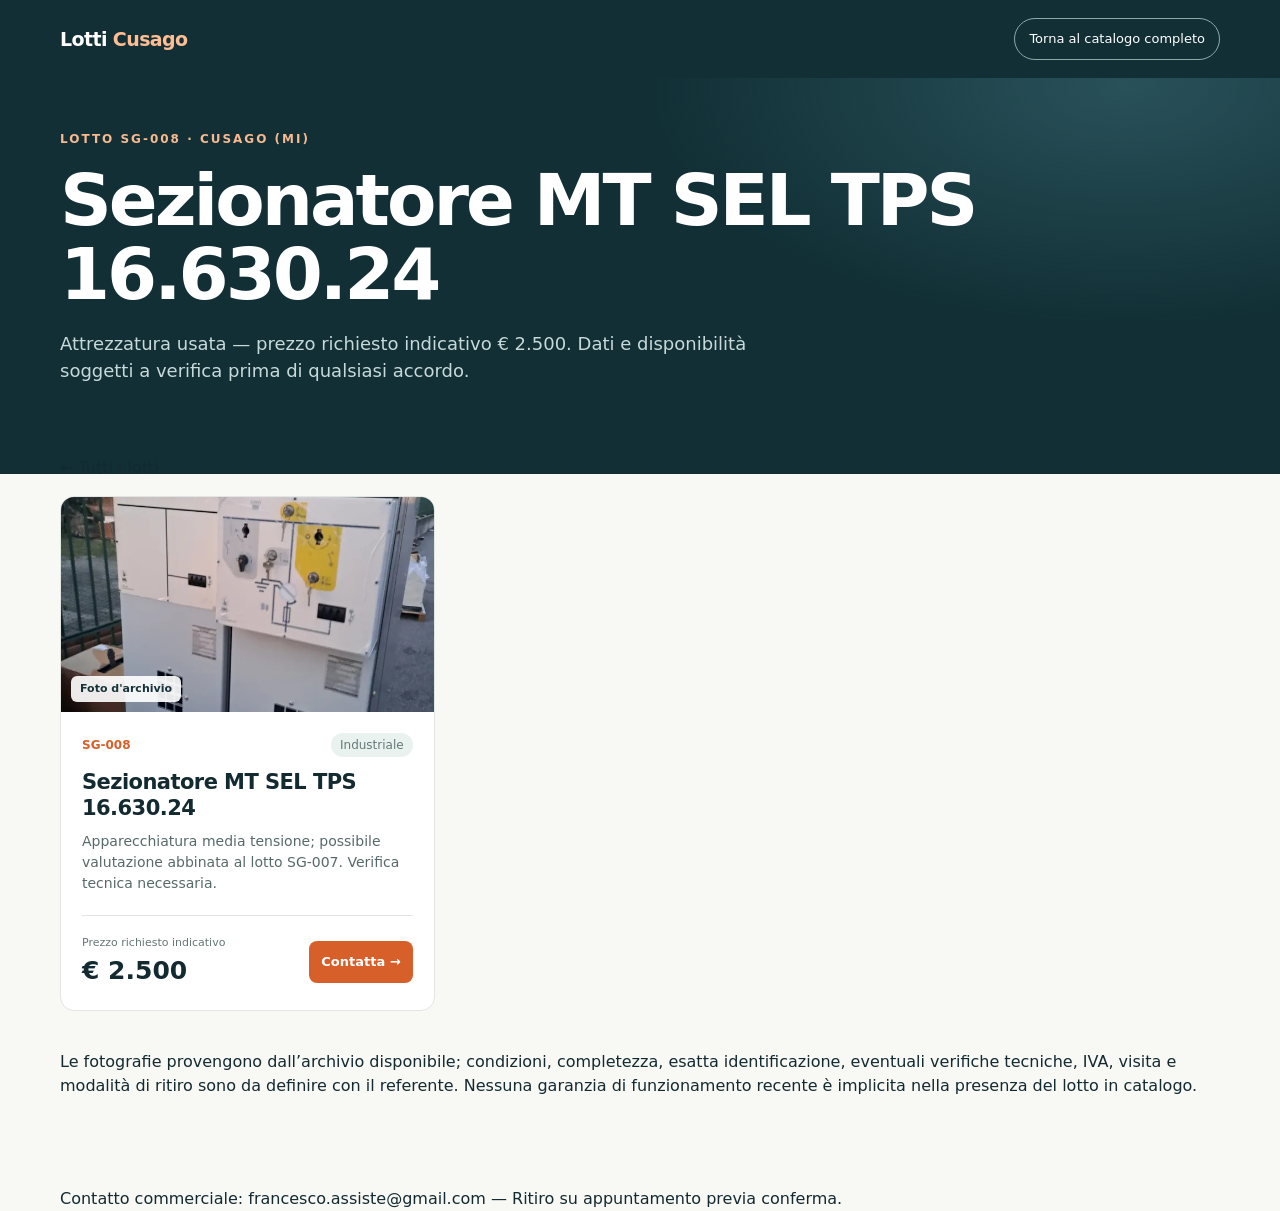
<file: sg-008.html>
<!doctype html><html lang="it"><head><meta charset="utf-8"><meta name="viewport" content="width=device-width,initial-scale=1"><meta name="theme-color" content="#112f35"><title>Sezionatore MT SEL TPS 16.630.24 a Cusago (MI) — € 2.500</title><meta name="description" content="Apparecchiatura media tensione; possibile valutazione abbinata al lotto SG-007. Verifica tecnica necessaria."><link rel="canonical" href="https://agent1203123.github.io/cusago-lotti-in-vendita/sg-008.html"><meta property="og:type" content="product"><meta property="og:title" content="Sezionatore MT SEL TPS 16.630.24 — vendita usato Cusago"><meta property="og:url" content="https://agent1203123.github.io/cusago-lotti-in-vendita/sg-008.html"><meta property="og:image" content="https://agent1203123.github.io/cusago-lotti-in-vendita/foto/sg-008.webp"><meta property="og:image:alt" content="Fotografia reale del lotto SG-008 a Cusago"><meta name="twitter:card" content="summary_large_image"><link rel="stylesheet" href="style.css"></head><body><header class="site-header"><div class="container nav"><a href="index.html" class="brand">Lotti <b>Cusago</b></a><a href="index.html">Torna al catalogo completo</a></div></header><section class="hero"><div class="container"><div class="eyebrow">Lotto SG-008 · Cusago (MI)</div><h1>Sezionatore MT SEL TPS 16.630.24</h1><p>Attrezzatura usata — prezzo richiesto indicativo € 2.500. Dati e disponibilità soggetti a verifica prima di qualsiasi accordo.</p></div></section><main class="container main"><p><a href="index.html">← Tutti i lotti</a></p><div class="grid"><article class="card" id="sg-008" data-category="Industriale" data-keywords="sg-008 sezionatore mt sel tps 16.630.24 apparecchiatura media tensione; possibile valutazione abbinata al lotto sg-007. verifica tecnica necessaria.">
      <div class="photo"><img loading="lazy" src="foto/sg-008.webp" alt="Sezionatore MT SEL TPS 16.630.24 — Foto d&#x27;archivio" width="720" height="540"><span class="image-label">Foto d&#x27;archivio</span></div>
      <div class="card-body"><div class="topline"><span class="lot">SG-008</span><span class="category">Industriale</span></div>
      <h3>Sezionatore MT SEL TPS 16.630.24</h3><p class="description">Apparecchiatura media tensione; possibile valutazione abbinata al lotto SG-007. Verifica tecnica necessaria.</p>
      <div class="card-foot"><div><div class="caption">Prezzo richiesto indicativo</div><strong class="price">€ 2.500</strong></div><a class="cta" href="mailto:francesco.assiste@gmail.com?subject=Richiesta%20informazioni%20SG-008%20-%20Sezionatore%20MT%20SEL%20TPS%2016.630.24%20%28Cusago%29&body=Buongiorno%2C%20sono%20interessato%20al%20lotto%20SG-008%20%28Sezionatore%20MT%20SEL%20TPS%2016.630.24%29.%20Vorrei%20ricevere%20maggiori%20informazioni%20e%20verificare%20la%20disponibilit%C3%A0.%0A%0AGrazie." aria-label="Richiedi informazioni su SG-008">Contatta →</a></div></div></article></div><section class="line-head"><p>Le fotografie provengono dall’archivio disponibile; condizioni, completezza, esatta identificazione, eventuali verifiche tecniche, IVA, visita e modalità di ritiro sono da definire con il referente. Nessuna garanzia di funzionamento recente è implicita nella presenza del lotto in catalogo.</p></section></main><footer class="container">Contatto commerciale: <a href="mailto:francesco.assiste@gmail.com?subject=Richiesta%20SG-008">francesco.assiste@gmail.com</a> — Ritiro su appuntamento previa conferma.</footer></body></html>
</file>
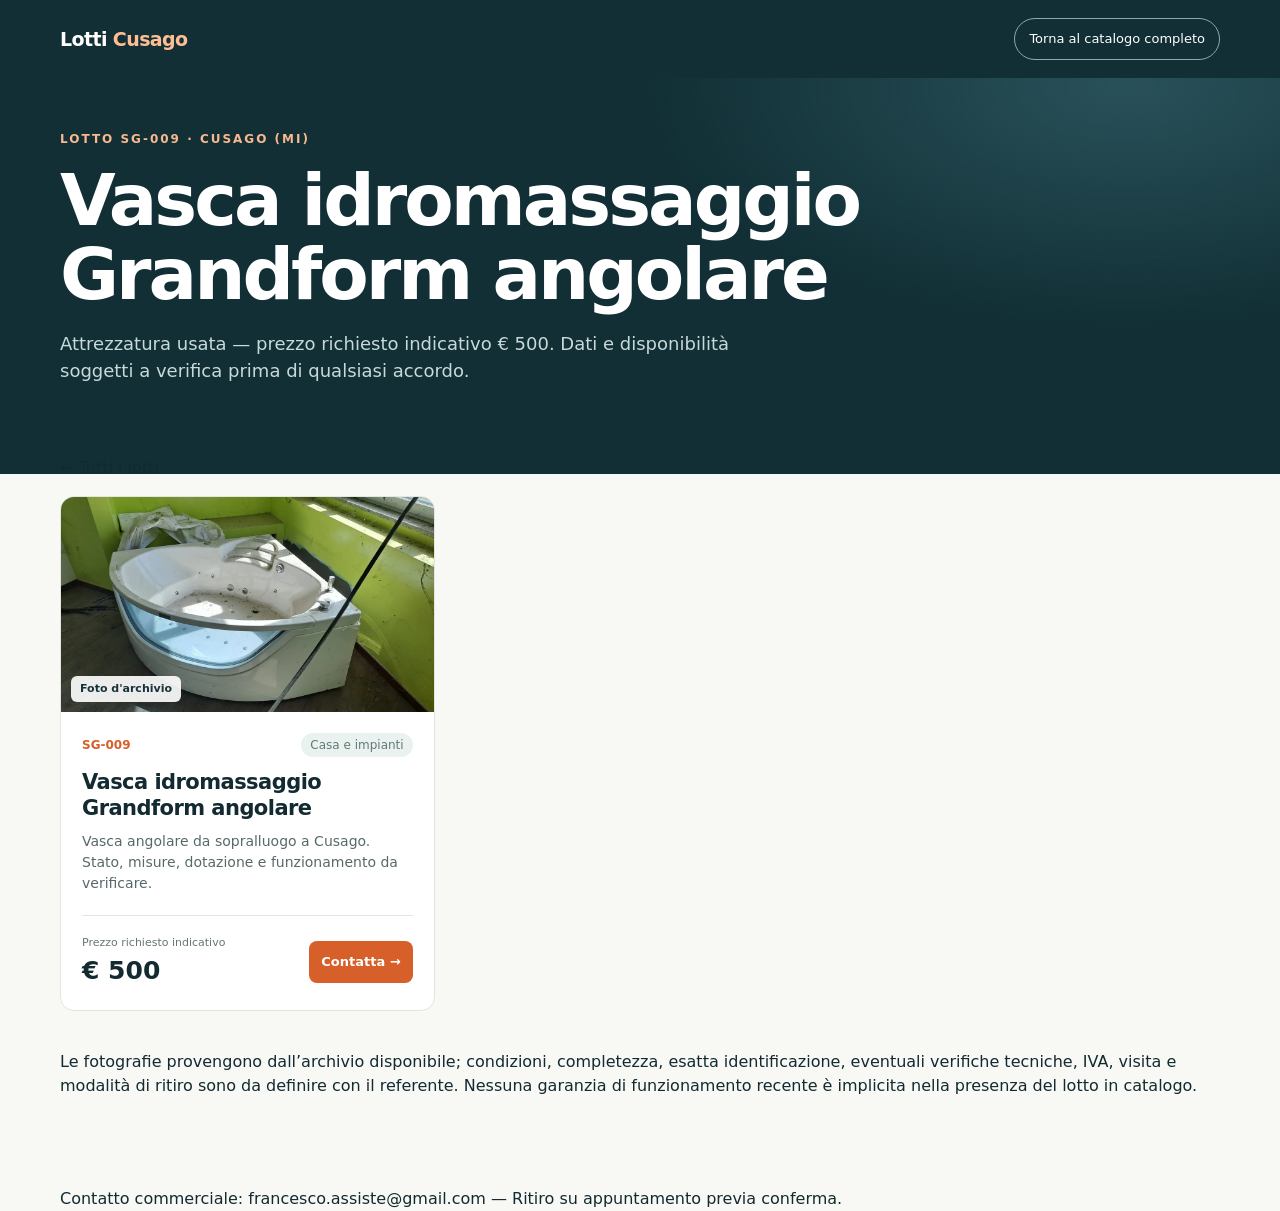
<file: sg-009.html>
<!doctype html><html lang="it"><head><meta charset="utf-8"><meta name="viewport" content="width=device-width,initial-scale=1"><meta name="theme-color" content="#112f35"><title>Vasca idromassaggio Grandform angolare a Cusago (MI) — € 500</title><meta name="description" content="Vasca angolare da sopralluogo a Cusago. Stato, misure, dotazione e funzionamento da verificare."><link rel="canonical" href="https://agent1203123.github.io/cusago-lotti-in-vendita/sg-009.html"><meta property="og:type" content="product"><meta property="og:title" content="Vasca idromassaggio Grandform angolare — vendita usato Cusago"><meta property="og:url" content="https://agent1203123.github.io/cusago-lotti-in-vendita/sg-009.html"><meta property="og:image" content="https://agent1203123.github.io/cusago-lotti-in-vendita/foto/sg-009.webp"><meta property="og:image:alt" content="Fotografia reale del lotto SG-009 a Cusago"><meta name="twitter:card" content="summary_large_image"><link rel="stylesheet" href="style.css"></head><body><header class="site-header"><div class="container nav"><a href="index.html" class="brand">Lotti <b>Cusago</b></a><a href="index.html">Torna al catalogo completo</a></div></header><section class="hero"><div class="container"><div class="eyebrow">Lotto SG-009 · Cusago (MI)</div><h1>Vasca idromassaggio Grandform angolare</h1><p>Attrezzatura usata — prezzo richiesto indicativo € 500. Dati e disponibilità soggetti a verifica prima di qualsiasi accordo.</p></div></section><main class="container main"><p><a href="index.html">← Tutti i lotti</a></p><div class="grid"><article class="card" id="sg-009" data-category="Casa e impianti" data-keywords="sg-009 vasca idromassaggio grandform angolare vasca angolare da sopralluogo a cusago. stato, misure, dotazione e funzionamento da verificare.">
      <div class="photo"><img loading="lazy" src="foto/sg-009.webp" alt="Vasca idromassaggio Grandform angolare — Foto d&#x27;archivio" width="720" height="540"><span class="image-label">Foto d&#x27;archivio</span></div>
      <div class="card-body"><div class="topline"><span class="lot">SG-009</span><span class="category">Casa e impianti</span></div>
      <h3>Vasca idromassaggio Grandform angolare</h3><p class="description">Vasca angolare da sopralluogo a Cusago. Stato, misure, dotazione e funzionamento da verificare.</p>
      <div class="card-foot"><div><div class="caption">Prezzo richiesto indicativo</div><strong class="price">€ 500</strong></div><a class="cta" href="mailto:francesco.assiste@gmail.com?subject=Richiesta%20informazioni%20SG-009%20-%20Vasca%20idromassaggio%20Grandform%20angolare%20%28Cusago%29&body=Buongiorno%2C%20sono%20interessato%20al%20lotto%20SG-009%20%28Vasca%20idromassaggio%20Grandform%20angolare%29.%20Vorrei%20ricevere%20maggiori%20informazioni%20e%20verificare%20la%20disponibilit%C3%A0.%0A%0AGrazie." aria-label="Richiedi informazioni su SG-009">Contatta →</a></div></div></article></div><section class="line-head"><p>Le fotografie provengono dall’archivio disponibile; condizioni, completezza, esatta identificazione, eventuali verifiche tecniche, IVA, visita e modalità di ritiro sono da definire con il referente. Nessuna garanzia di funzionamento recente è implicita nella presenza del lotto in catalogo.</p></section></main><footer class="container">Contatto commerciale: <a href="mailto:francesco.assiste@gmail.com?subject=Richiesta%20SG-009">francesco.assiste@gmail.com</a> — Ritiro su appuntamento previa conferma.</footer></body></html>
</file>
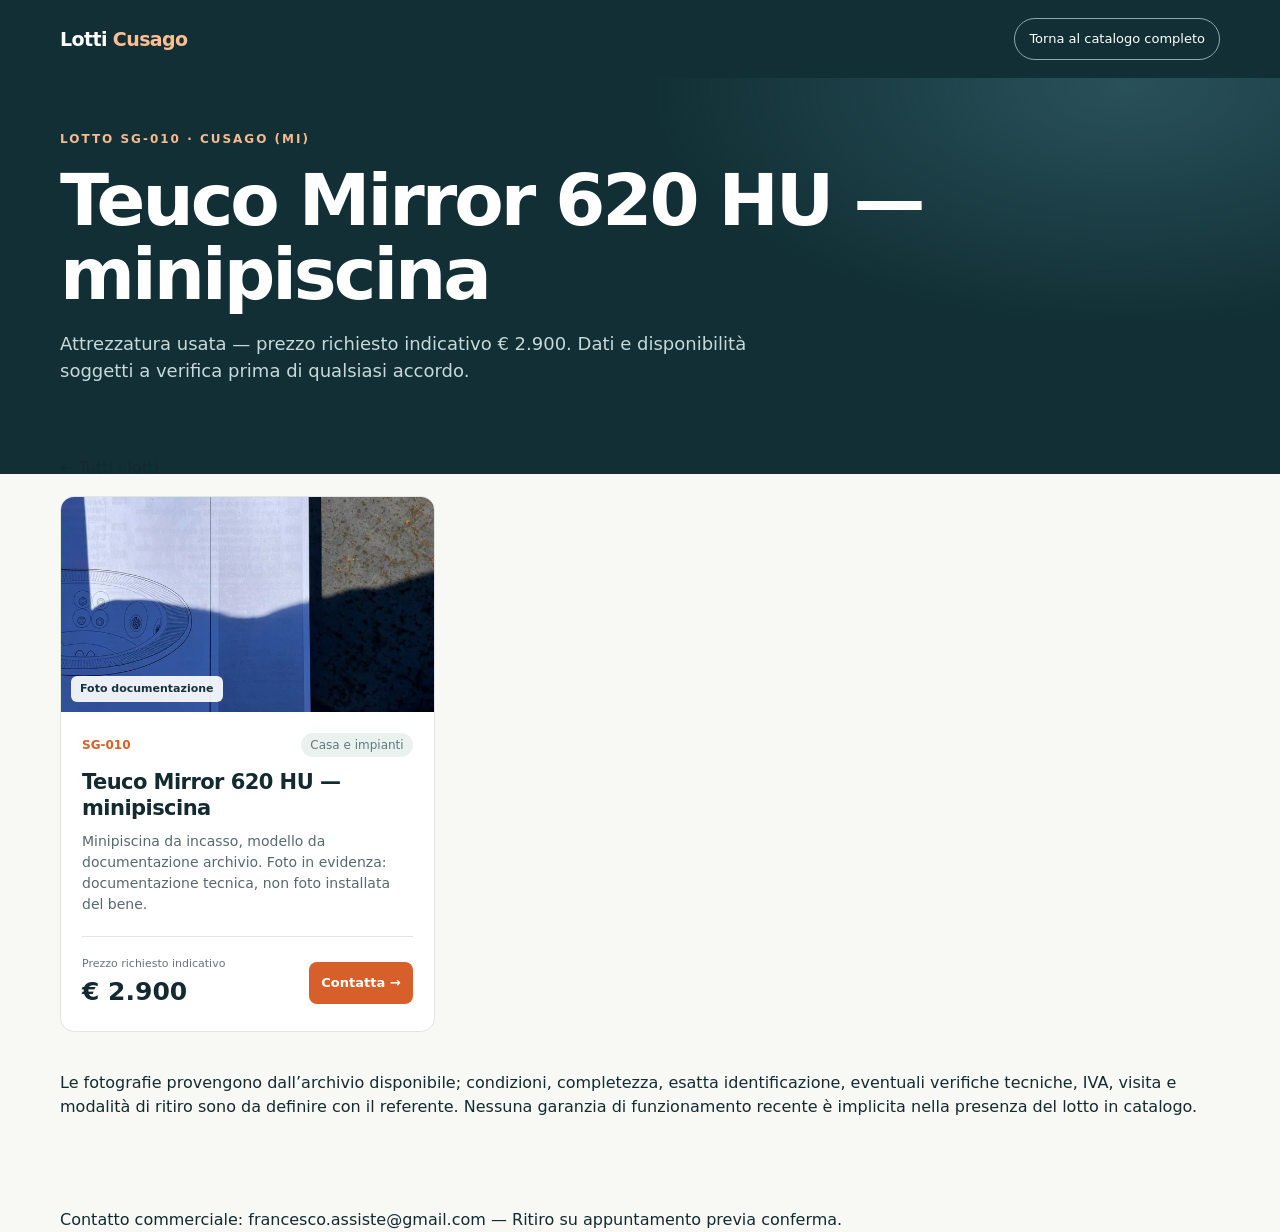
<file: sg-010.html>
<!doctype html><html lang="it"><head><meta charset="utf-8"><meta name="viewport" content="width=device-width,initial-scale=1"><meta name="theme-color" content="#112f35"><title>Teuco Mirror 620 HU — minipiscina a Cusago (MI) — € 2.900</title><meta name="description" content="Minipiscina da incasso, modello da documentazione archivio. Foto in evidenza: documentazione tecnica, non foto installata del bene."><link rel="canonical" href="https://agent1203123.github.io/cusago-lotti-in-vendita/sg-010.html"><meta property="og:type" content="product"><meta property="og:title" content="Teuco Mirror 620 HU — minipiscina — vendita usato Cusago"><meta property="og:url" content="https://agent1203123.github.io/cusago-lotti-in-vendita/sg-010.html"><meta property="og:image" content="https://agent1203123.github.io/cusago-lotti-in-vendita/foto/sg-010.webp"><meta property="og:image:alt" content="Foto reale lotto SG-010 a Cusago"><meta name="twitter:card" content="summary_large_image"><link rel="stylesheet" href="style.css"></head><body><header class="site-header"><div class="container nav"><a href="index.html" class="brand">Lotti <b>Cusago</b></a><a href="index.html">Torna al catalogo completo</a></div></header><section class="hero"><div class="container"><div class="eyebrow">Lotto SG-010 · Cusago (MI)</div><h1>Teuco Mirror 620 HU — minipiscina</h1><p>Attrezzatura usata — prezzo richiesto indicativo € 2.900. Dati e disponibilità soggetti a verifica prima di qualsiasi accordo.</p></div></section><main class="container main"><p><a href="index.html">← Tutti i lotti</a></p><div class="grid"><article class="card" id="sg-010" data-category="Casa e impianti" data-keywords="sg-010 teuco mirror 620 hu — minipiscina minipiscina da incasso, modello da documentazione archivio. foto in evidenza: documentazione tecnica, non foto installata del bene.">
      <div class="photo"><img loading="lazy" src="foto/sg-010.webp" alt="Teuco Mirror 620 HU — minipiscina — Foto documentazione" width="720" height="540"><span class="image-label">Foto documentazione</span></div>
      <div class="card-body"><div class="topline"><span class="lot">SG-010</span><span class="category">Casa e impianti</span></div>
      <h3>Teuco Mirror 620 HU — minipiscina</h3><p class="description">Minipiscina da incasso, modello da documentazione archivio. Foto in evidenza: documentazione tecnica, non foto installata del bene.</p>
      <div class="card-foot"><div><div class="caption">Prezzo richiesto indicativo</div><strong class="price">€ 2.900</strong></div><a class="cta" href="mailto:francesco.assiste@gmail.com?subject=Richiesta%20informazioni%20SG-010%20-%20Teuco%20Mirror%20620%20HU%20%E2%80%94%20minipiscina%20%28Cusago%29&body=Buongiorno%2C%20sono%20interessato%20al%20lotto%20SG-010%20%28Teuco%20Mirror%20620%20HU%20%E2%80%94%20minipiscina%29.%20Vorrei%20ricevere%20maggiori%20informazioni%20e%20verificare%20la%20disponibilit%C3%A0.%0A%0AGrazie." aria-label="Richiedi informazioni su SG-010">Contatta →</a></div></div></article></div><section class="line-head"><p>Le fotografie provengono dall’archivio disponibile; condizioni, completezza, esatta identificazione, eventuali verifiche tecniche, IVA, visita e modalità di ritiro sono da definire con il referente. Nessuna garanzia di funzionamento recente è implicita nella presenza del lotto in catalogo.</p></section></main><footer class="container">Contatto commerciale: <a href="mailto:francesco.assiste@gmail.com?subject=Richiesta%20SG-010">francesco.assiste@gmail.com</a> — Ritiro su appuntamento previa conferma.</footer></body></html>
</file>
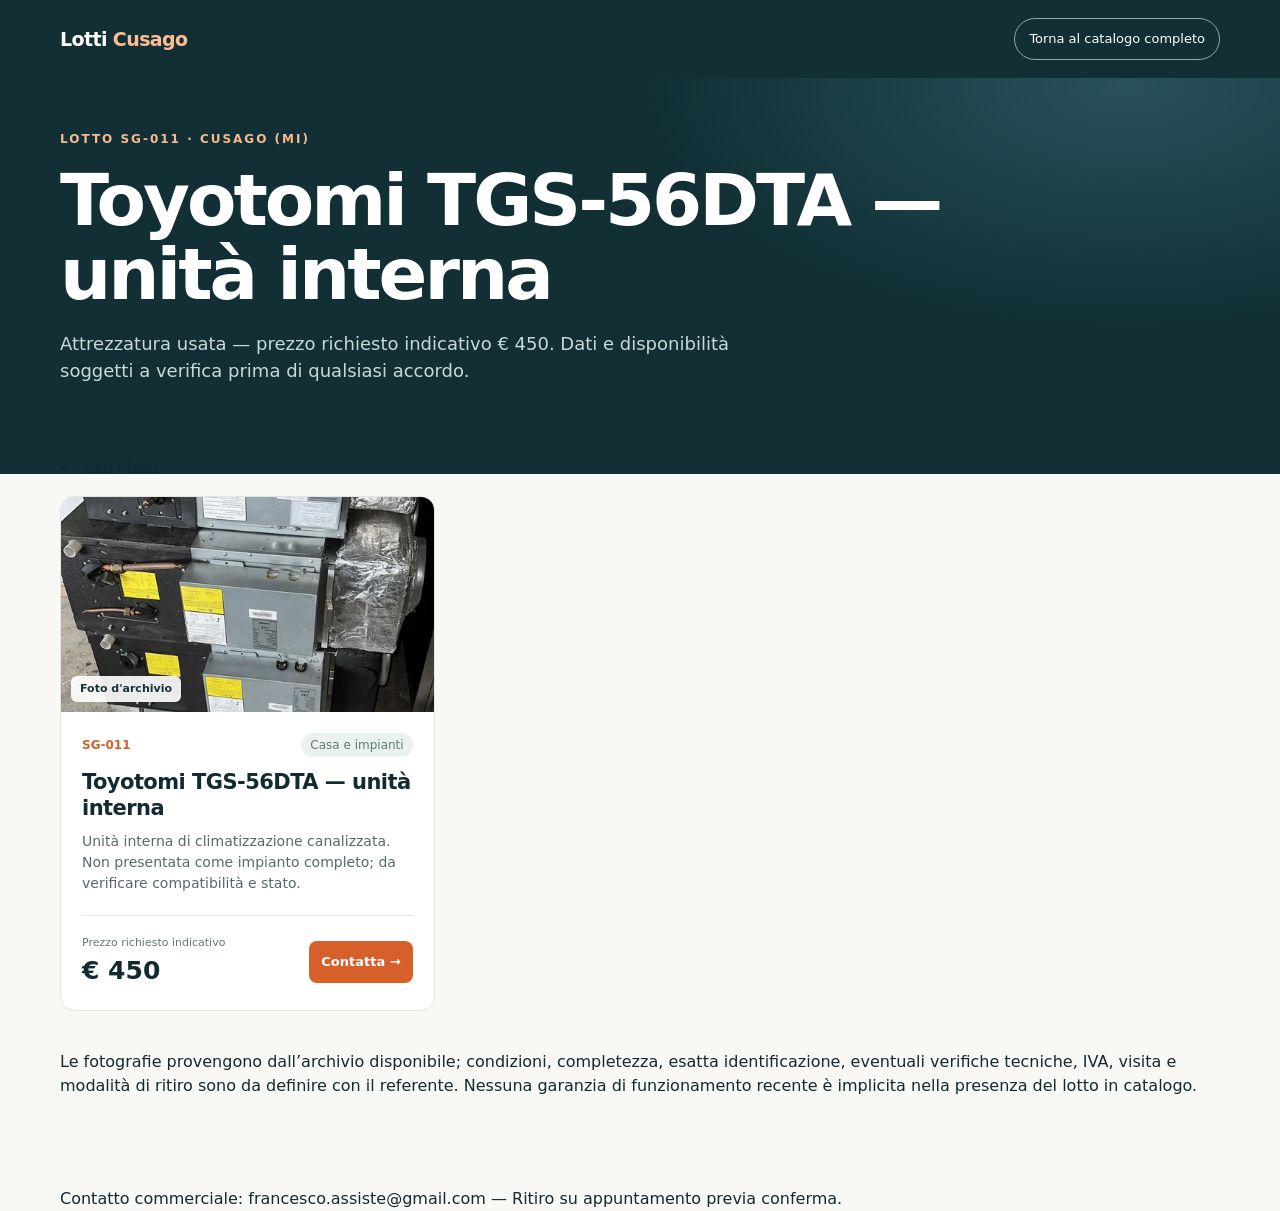
<file: sg-011.html>
<!doctype html><html lang="it"><head><meta charset="utf-8"><meta name="viewport" content="width=device-width,initial-scale=1"><meta name="theme-color" content="#112f35"><title>Toyotomi TGS-56DTA — unità interna a Cusago (MI) — € 450</title><meta name="description" content="Unità interna di climatizzazione canalizzata. Non presentata come impianto completo; da verificare compatibilità e stato."><link rel="canonical" href="https://agent1203123.github.io/cusago-lotti-in-vendita/sg-011.html"><meta property="og:type" content="product"><meta property="og:title" content="Toyotomi TGS-56DTA — unità interna — vendita usato Cusago"><meta property="og:url" content="https://agent1203123.github.io/cusago-lotti-in-vendita/sg-011.html"><meta property="og:image" content="https://agent1203123.github.io/cusago-lotti-in-vendita/foto/sg-011.webp"><meta property="og:image:alt" content="Foto reale lotto SG-011 a Cusago"><meta name="twitter:card" content="summary_large_image"><link rel="stylesheet" href="style.css"></head><body><header class="site-header"><div class="container nav"><a href="index.html" class="brand">Lotti <b>Cusago</b></a><a href="index.html">Torna al catalogo completo</a></div></header><section class="hero"><div class="container"><div class="eyebrow">Lotto SG-011 · Cusago (MI)</div><h1>Toyotomi TGS-56DTA — unità interna</h1><p>Attrezzatura usata — prezzo richiesto indicativo € 450. Dati e disponibilità soggetti a verifica prima di qualsiasi accordo.</p></div></section><main class="container main"><p><a href="index.html">← Tutti i lotti</a></p><div class="grid"><article class="card" id="sg-011" data-category="Casa e impianti" data-keywords="sg-011 toyotomi tgs-56dta — unità interna unità interna di climatizzazione canalizzata. non presentata come impianto completo; da verificare compatibilità e stato.">
      <div class="photo"><img loading="lazy" src="foto/sg-011.webp" alt="Toyotomi TGS-56DTA — unità interna — Foto d&#x27;archivio" width="720" height="540"><span class="image-label">Foto d&#x27;archivio</span></div>
      <div class="card-body"><div class="topline"><span class="lot">SG-011</span><span class="category">Casa e impianti</span></div>
      <h3>Toyotomi TGS-56DTA — unità interna</h3><p class="description">Unità interna di climatizzazione canalizzata. Non presentata come impianto completo; da verificare compatibilità e stato.</p>
      <div class="card-foot"><div><div class="caption">Prezzo richiesto indicativo</div><strong class="price">€ 450</strong></div><a class="cta" href="mailto:francesco.assiste@gmail.com?subject=Richiesta%20informazioni%20SG-011%20-%20Toyotomi%20TGS-56DTA%20%E2%80%94%20unit%C3%A0%20interna%20%28Cusago%29&body=Buongiorno%2C%20sono%20interessato%20al%20lotto%20SG-011%20%28Toyotomi%20TGS-56DTA%20%E2%80%94%20unit%C3%A0%20interna%29.%20Vorrei%20ricevere%20maggiori%20informazioni%20e%20verificare%20la%20disponibilit%C3%A0.%0A%0AGrazie." aria-label="Richiedi informazioni su SG-011">Contatta →</a></div></div></article></div><section class="line-head"><p>Le fotografie provengono dall’archivio disponibile; condizioni, completezza, esatta identificazione, eventuali verifiche tecniche, IVA, visita e modalità di ritiro sono da definire con il referente. Nessuna garanzia di funzionamento recente è implicita nella presenza del lotto in catalogo.</p></section></main><footer class="container">Contatto commerciale: <a href="mailto:francesco.assiste@gmail.com?subject=Richiesta%20SG-011">francesco.assiste@gmail.com</a> — Ritiro su appuntamento previa conferma.</footer></body></html>
</file>
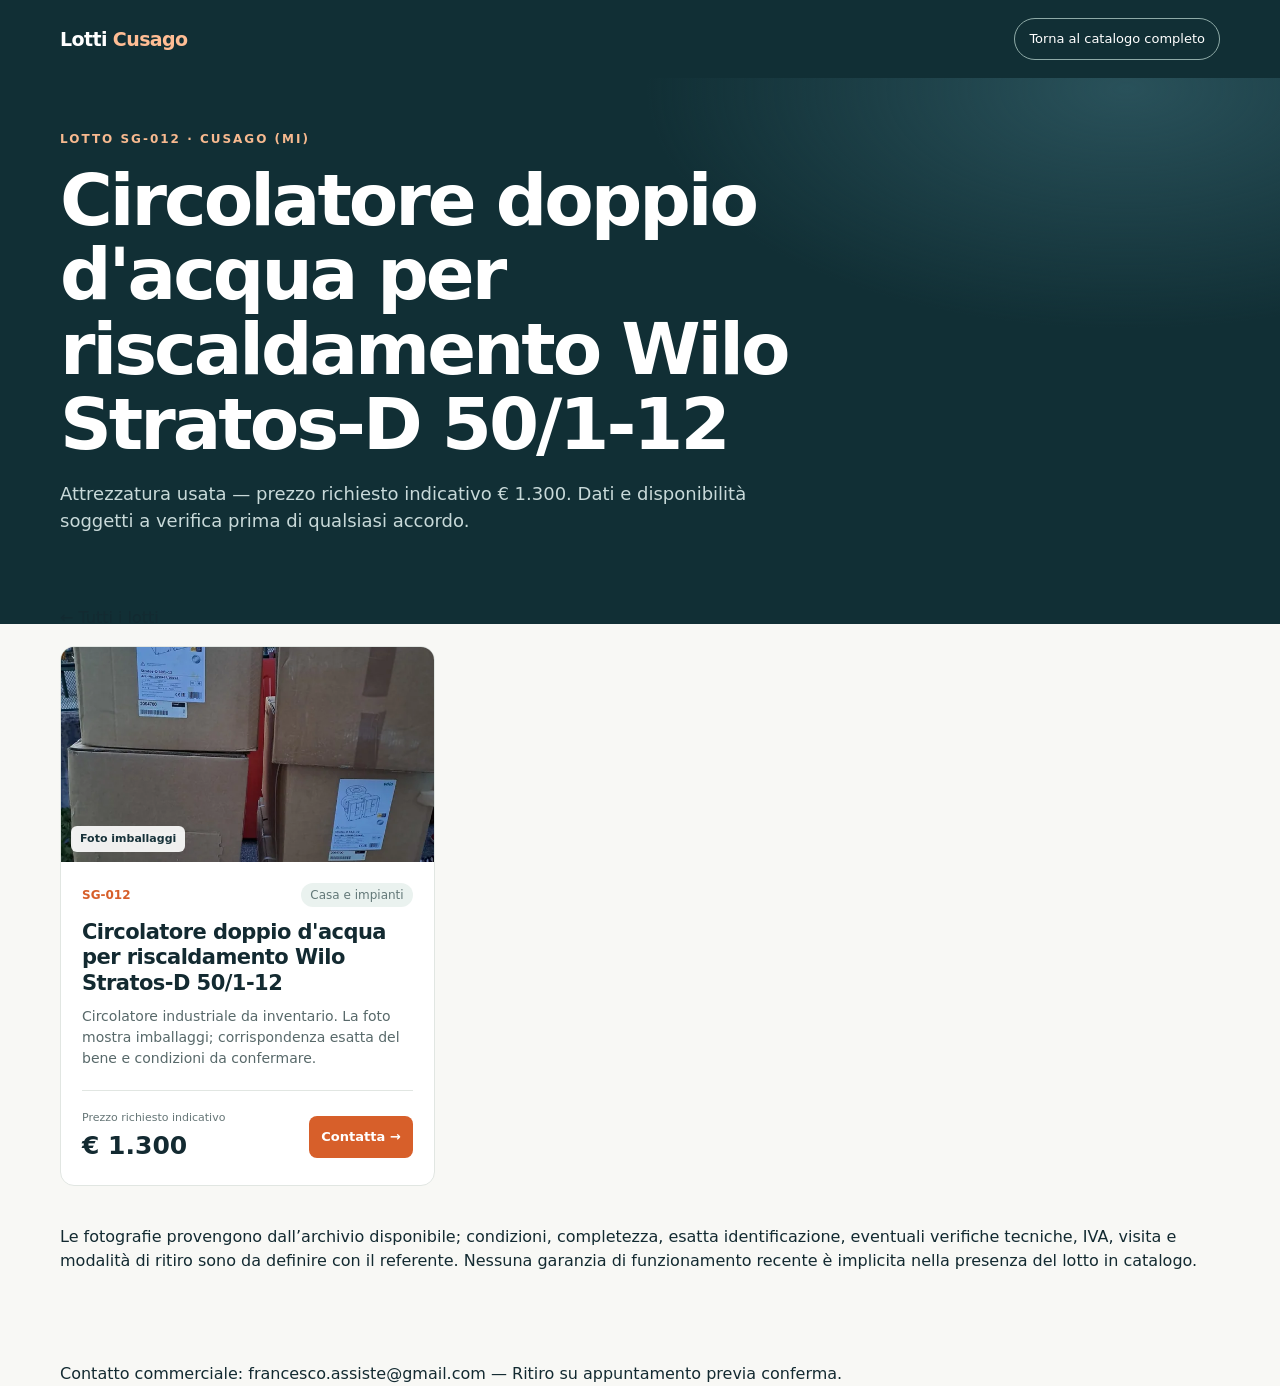
<file: sg-012.html>
<!doctype html><html lang="it"><head><meta charset="utf-8"><meta name="viewport" content="width=device-width,initial-scale=1"><meta name="theme-color" content="#112f35"><title>Circolatore doppio d'acqua per riscaldamento Wilo Stratos-D 50/1-12 a Cusago (MI) — € 1.300</title><meta name="description" content="Circolatore industriale da inventario. La foto mostra imballaggi; corrispondenza esatta del bene e condizioni da confermare."><link rel="canonical" href="https://agent1203123.github.io/cusago-lotti-in-vendita/sg-012.html"><meta property="og:type" content="product"><meta property="og:title" content="Circolatore doppio d'acqua per riscaldamento Wilo Stratos-D 50/1-12 — vendita usato Cusago"><meta property="og:url" content="https://agent1203123.github.io/cusago-lotti-in-vendita/sg-012.html"><meta property="og:image" content="https://agent1203123.github.io/cusago-lotti-in-vendita/foto/sg-012.webp"><meta property="og:image:alt" content="Foto reale lotto SG-012 a Cusago"><meta name="twitter:card" content="summary_large_image"><link rel="stylesheet" href="style.css"></head><body><header class="site-header"><div class="container nav"><a href="index.html" class="brand">Lotti <b>Cusago</b></a><a href="index.html">Torna al catalogo completo</a></div></header><section class="hero"><div class="container"><div class="eyebrow">Lotto SG-012 · Cusago (MI)</div><h1>Circolatore doppio d'acqua per riscaldamento Wilo Stratos-D 50/1-12</h1><p>Attrezzatura usata — prezzo richiesto indicativo € 1.300. Dati e disponibilità soggetti a verifica prima di qualsiasi accordo.</p></div></section><main class="container main"><p><a href="index.html">← Tutti i lotti</a></p><div class="grid"><article class="card" id="sg-012" data-category="Casa e impianti" data-keywords="sg-012 wilo stratos-d 50/1-12 circolatore industriale da inventario. la foto mostra imballaggi; corrispondenza esatta del bene e condizioni da confermare.">
      <div class="photo"><img loading="lazy" src="foto/sg-012.webp" alt="Wilo Stratos-D 50/1-12 — Foto imballaggi" width="720" height="540"><span class="image-label">Foto imballaggi</span></div>
      <div class="card-body"><div class="topline"><span class="lot">SG-012</span><span class="category">Casa e impianti</span></div>
      <h3>Circolatore doppio d'acqua per riscaldamento Wilo Stratos-D 50/1-12</h3><p class="description">Circolatore industriale da inventario. La foto mostra imballaggi; corrispondenza esatta del bene e condizioni da confermare.</p>
      <div class="card-foot"><div><div class="caption">Prezzo richiesto indicativo</div><strong class="price">€ 1.300</strong></div><a class="cta" href="mailto:francesco.assiste@gmail.com?subject=Richiesta%20informazioni%20SG-012%20-%20Wilo%20Stratos-D%2050/1-12%20%28Cusago%29&body=Buongiorno%2C%20sono%20interessato%20al%20lotto%20SG-012%20%28Wilo%20Stratos-D%2050/1-12%29.%20Vorrei%20ricevere%20maggiori%20informazioni%20e%20verificare%20la%20disponibilit%C3%A0.%0A%0AGrazie." aria-label="Richiedi informazioni su SG-012">Contatta →</a></div></div></article></div><section class="line-head"><p>Le fotografie provengono dall’archivio disponibile; condizioni, completezza, esatta identificazione, eventuali verifiche tecniche, IVA, visita e modalità di ritiro sono da definire con il referente. Nessuna garanzia di funzionamento recente è implicita nella presenza del lotto in catalogo.</p></section></main><footer class="container">Contatto commerciale: <a href="mailto:francesco.assiste@gmail.com?subject=Richiesta%20SG-012">francesco.assiste@gmail.com</a> — Ritiro su appuntamento previa conferma.</footer></body></html>
</file>
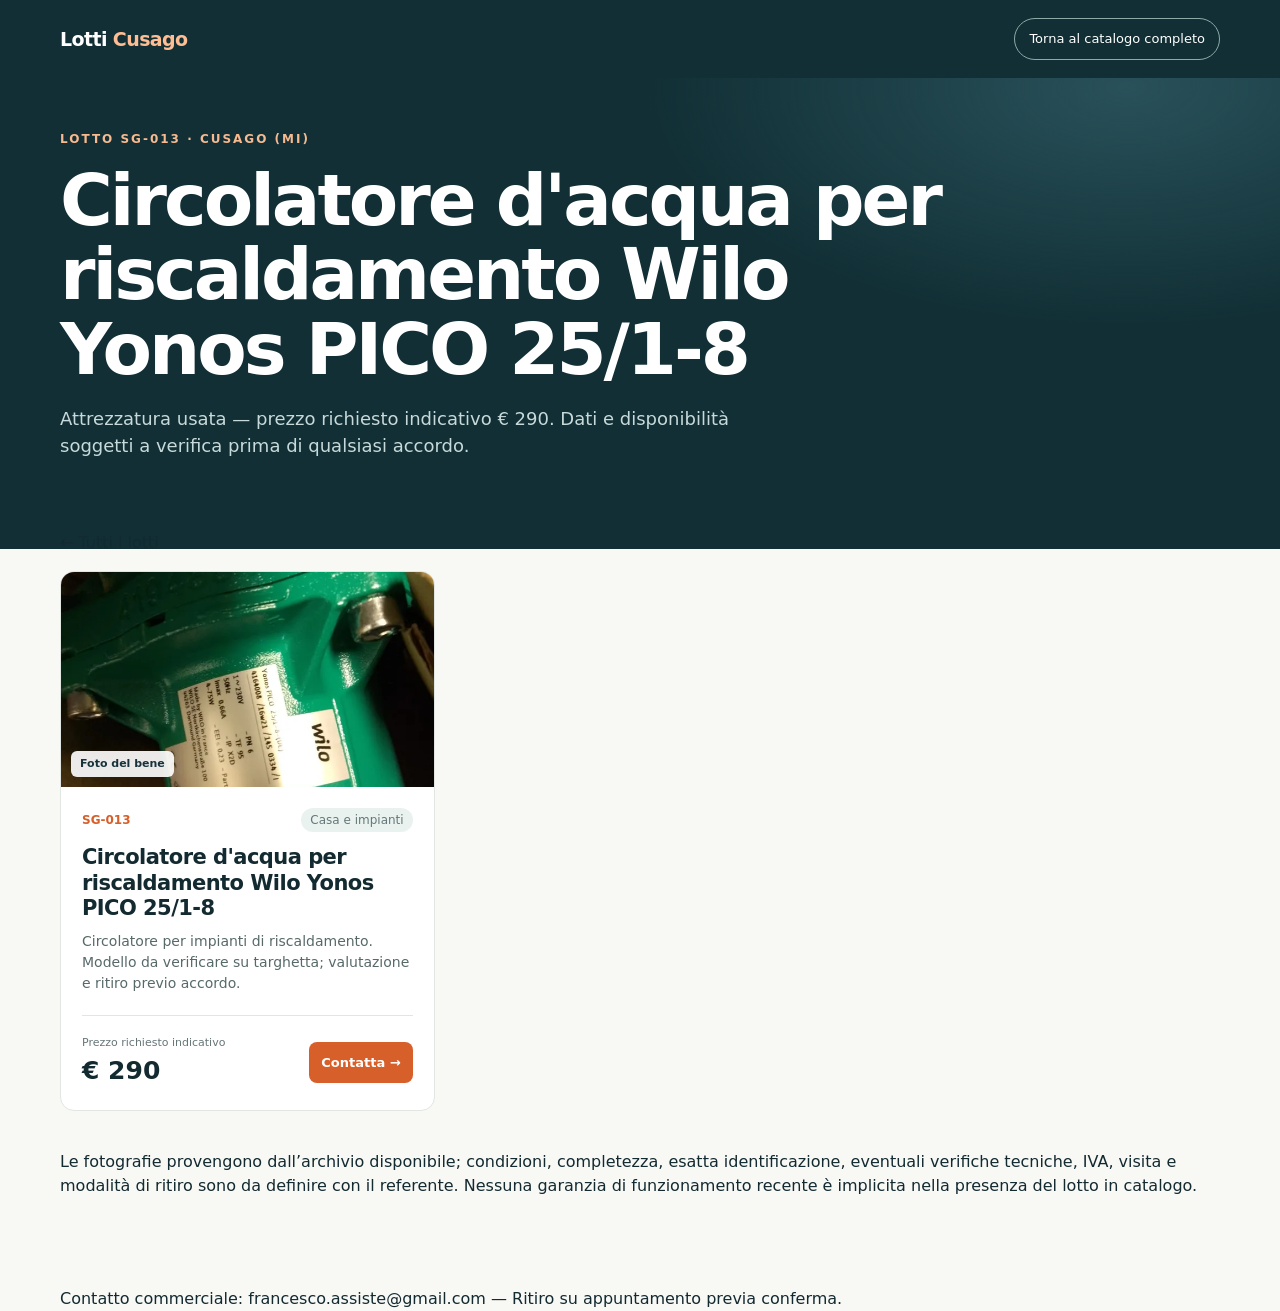
<file: sg-013.html>
<!doctype html><html lang="it"><head><meta charset="utf-8"><meta name="viewport" content="width=device-width,initial-scale=1"><meta name="theme-color" content="#112f35"><title>Circolatore d'acqua per riscaldamento Wilo Yonos PICO 25/1-8 a Cusago (MI) — € 290</title><meta name="description" content="Circolatore per impianti di riscaldamento. Modello da verificare su targhetta; valutazione e ritiro previo accordo."><link rel="canonical" href="https://agent1203123.github.io/cusago-lotti-in-vendita/sg-013.html"><meta property="og:type" content="product"><meta property="og:title" content="Circolatore d'acqua per riscaldamento Wilo Yonos PICO 25/1-8 — vendita usato Cusago"><meta property="og:url" content="https://agent1203123.github.io/cusago-lotti-in-vendita/sg-013.html"><meta property="og:image" content="https://agent1203123.github.io/cusago-lotti-in-vendita/foto/sg-013.webp"><meta property="og:image:alt" content="Foto reale lotto SG-013 a Cusago"><meta name="twitter:card" content="summary_large_image"><link rel="stylesheet" href="style.css"></head><body><header class="site-header"><div class="container nav"><a href="index.html" class="brand">Lotti <b>Cusago</b></a><a href="index.html">Torna al catalogo completo</a></div></header><section class="hero"><div class="container"><div class="eyebrow">Lotto SG-013 · Cusago (MI)</div><h1>Circolatore d'acqua per riscaldamento Wilo Yonos PICO 25/1-8</h1><p>Attrezzatura usata — prezzo richiesto indicativo € 290. Dati e disponibilità soggetti a verifica prima di qualsiasi accordo.</p></div></section><main class="container main"><p><a href="index.html">← Tutti i lotti</a></p><div class="grid"><article class="card" id="sg-013" data-category="Casa e impianti" data-keywords="sg-013 wilo yonos pico 25/1-8 circolatore per impianti di riscaldamento. modello da verificare su targhetta; valutazione e ritiro previo accordo.">
      <div class="photo"><img loading="lazy" src="foto/sg-013.webp" alt="Wilo Yonos PICO 25/1-8 — Foto del bene" width="720" height="540"><span class="image-label">Foto del bene</span></div>
      <div class="card-body"><div class="topline"><span class="lot">SG-013</span><span class="category">Casa e impianti</span></div>
      <h3>Circolatore d'acqua per riscaldamento Wilo Yonos PICO 25/1-8</h3><p class="description">Circolatore per impianti di riscaldamento. Modello da verificare su targhetta; valutazione e ritiro previo accordo.</p>
      <div class="card-foot"><div><div class="caption">Prezzo richiesto indicativo</div><strong class="price">€ 290</strong></div><a class="cta" href="mailto:francesco.assiste@gmail.com?subject=Richiesta%20informazioni%20SG-013%20-%20Wilo%20Yonos%20PICO%2025/1-8%20%28Cusago%29&body=Buongiorno%2C%20sono%20interessato%20al%20lotto%20SG-013%20%28Wilo%20Yonos%20PICO%2025/1-8%29.%20Vorrei%20ricevere%20maggiori%20informazioni%20e%20verificare%20la%20disponibilit%C3%A0.%0A%0AGrazie." aria-label="Richiedi informazioni su SG-013">Contatta →</a></div></div></article></div><section class="line-head"><p>Le fotografie provengono dall’archivio disponibile; condizioni, completezza, esatta identificazione, eventuali verifiche tecniche, IVA, visita e modalità di ritiro sono da definire con il referente. Nessuna garanzia di funzionamento recente è implicita nella presenza del lotto in catalogo.</p></section></main><footer class="container">Contatto commerciale: <a href="mailto:francesco.assiste@gmail.com?subject=Richiesta%20SG-013">francesco.assiste@gmail.com</a> — Ritiro su appuntamento previa conferma.</footer></body></html>
</file>
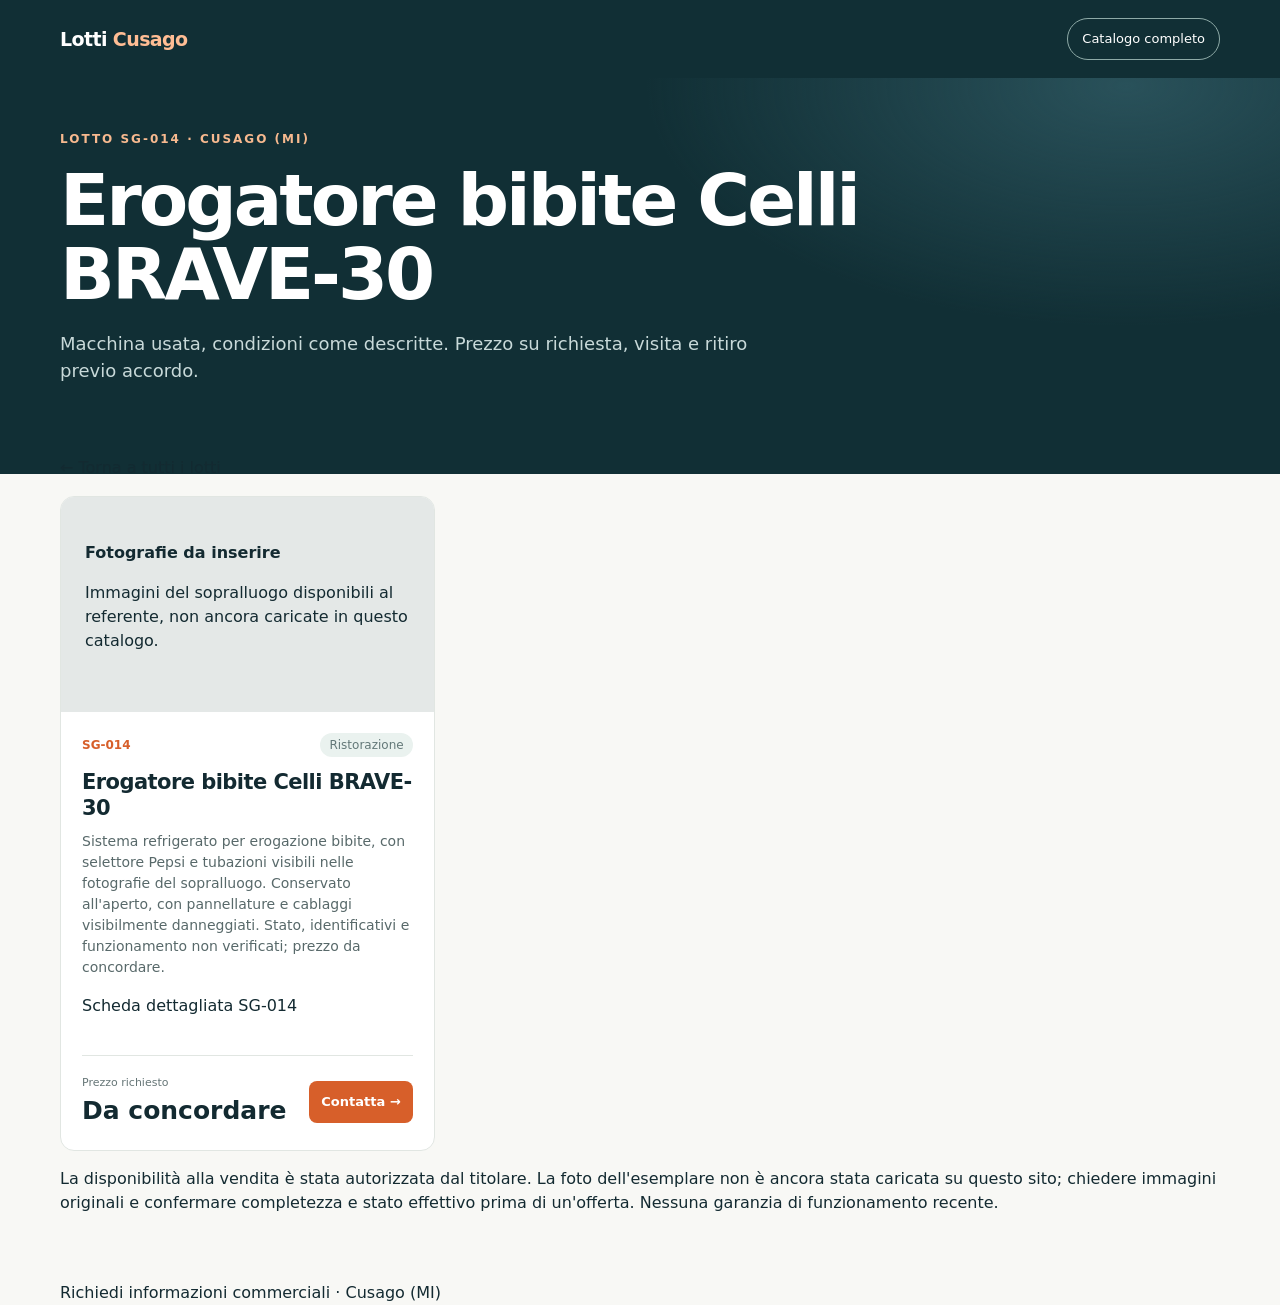
<file: sg-014.html>
<!doctype html><html lang="it"><head><meta charset="utf-8"><meta name="viewport" content="width=device-width,initial-scale=1"><meta name="theme-color" content="#112f35"><title>Erogatore bibite Celli BRAVE-30 in vendita a Cusago (MI) — prezzo su richiesta</title><meta name="description" content="Erogatore bibite Celli BRAVE-30 usato disponibile per valutazione commerciale a Cusago. Prezzo da concordare, stato da verificare."><link rel="canonical" href="https://agent1203123.github.io/cusago-lotti-in-vendita/sg-014.html"><link rel="stylesheet" href="style.css"></head><body><header class="site-header"><div class="container nav"><a href="index.html" class="brand">Lotti <b>Cusago</b></a><a href="index.html">Catalogo completo</a></div></header><section class="hero"><div class="container"><div class="eyebrow">Lotto SG-014 · Cusago (MI)</div><h1>Erogatore bibite Celli BRAVE-30</h1><p>Macchina usata, condizioni come descritte. Prezzo su richiesta, visita e ritiro previo accordo.</p></div></section><main class="container main"><p><a href="index.html">← Torna a tutti i lotti</a></p><section class="grid"><article class="card" id="sg-014" data-category="Ristorazione" data-keywords="sg-014 erogatore bibite celli brave-30 sistema refrigerato per erogazione bibite, con selettore pepsi e tubazioni visibili nelle fotografie del sopralluogo. conservato all'aperto, con pannellature e cablaggi visibilmente danneggiati. stato, identificativi e funzionamento non verificati; prezzo da concordare."><div class="photo" style="display:flex;align-items:center;justify-content:center;padding:1.5rem"><div><strong>Fotografie da inserire</strong><p>Immagini del sopralluogo disponibili al referente, non ancora caricate in questo catalogo.</p></div></div><div class="card-body"><div class="topline"><span class="lot">SG-014</span><span class="category">Ristorazione</span></div><h3>Erogatore bibite Celli BRAVE-30</h3><p class="description">Sistema refrigerato per erogazione bibite, con selettore Pepsi e tubazioni visibili nelle fotografie del sopralluogo. Conservato all'aperto, con pannellature e cablaggi visibilmente danneggiati. Stato, identificativi e funzionamento non verificati; prezzo da concordare.</p><p><a href="sg-014.html">Scheda dettagliata SG-014</a></p><div class="card-foot"><div><div class="caption">Prezzo richiesto</div><strong class="price">Da concordare</strong></div><a class="cta" href="mailto:francesco.assiste@gmail.com?subject=Richiesta%20informazioni%20SG-014%20Cusago">Contatta →</a></div></div></article></section><p>La disponibilità alla vendita è stata autorizzata dal titolare. La foto dell'esemplare non è ancora stata caricata su questo sito; chiedere immagini originali e confermare completezza e stato effettivo prima di un'offerta. Nessuna garanzia di funzionamento recente.</p></main><footer class="container"><a href="mailto:francesco.assiste@gmail.com?subject=Richiesta%20SG-014">Richiedi informazioni commerciali</a> · Cusago (MI)</footer></body></html>
</file>
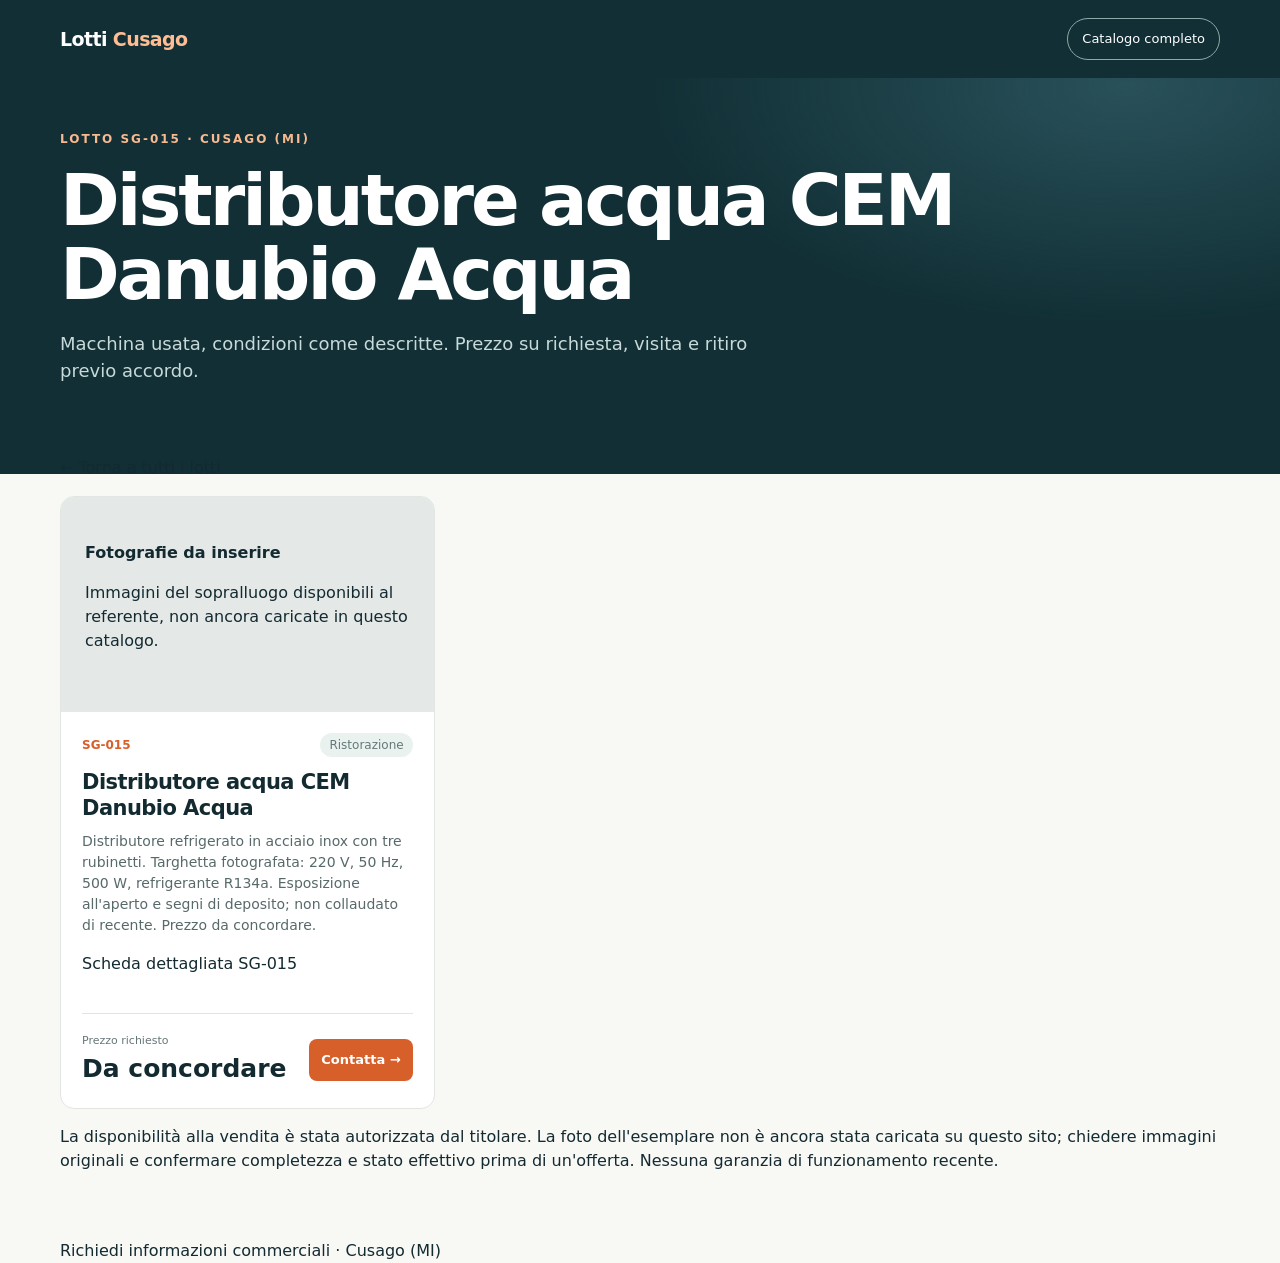
<file: sg-015.html>
<!doctype html><html lang="it"><head><meta charset="utf-8"><meta name="viewport" content="width=device-width,initial-scale=1"><meta name="theme-color" content="#112f35"><title>Distributore acqua CEM Danubio Acqua in vendita a Cusago (MI) — prezzo su richiesta</title><meta name="description" content="Distributore acqua CEM Danubio Acqua usato disponibile per valutazione commerciale a Cusago. Prezzo da concordare, stato da verificare."><link rel="canonical" href="https://agent1203123.github.io/cusago-lotti-in-vendita/sg-015.html"><link rel="stylesheet" href="style.css"></head><body><header class="site-header"><div class="container nav"><a href="index.html" class="brand">Lotti <b>Cusago</b></a><a href="index.html">Catalogo completo</a></div></header><section class="hero"><div class="container"><div class="eyebrow">Lotto SG-015 · Cusago (MI)</div><h1>Distributore acqua CEM Danubio Acqua</h1><p>Macchina usata, condizioni come descritte. Prezzo su richiesta, visita e ritiro previo accordo.</p></div></section><main class="container main"><p><a href="index.html">← Torna a tutti i lotti</a></p><section class="grid"><article class="card" id="sg-015" data-category="Ristorazione" data-keywords="sg-015 distributore acqua cem danubio acqua distributore refrigerato in acciaio inox con tre rubinetti. targhetta fotografata: 220 v, 50 hz, 500 w, refrigerante r134a. esposizione all'aperto e segni di deposito; non collaudato di recente. prezzo da concordare."><div class="photo" style="display:flex;align-items:center;justify-content:center;padding:1.5rem"><div><strong>Fotografie da inserire</strong><p>Immagini del sopralluogo disponibili al referente, non ancora caricate in questo catalogo.</p></div></div><div class="card-body"><div class="topline"><span class="lot">SG-015</span><span class="category">Ristorazione</span></div><h3>Distributore acqua CEM Danubio Acqua</h3><p class="description">Distributore refrigerato in acciaio inox con tre rubinetti. Targhetta fotografata: 220 V, 50 Hz, 500 W, refrigerante R134a. Esposizione all'aperto e segni di deposito; non collaudato di recente. Prezzo da concordare.</p><p><a href="sg-015.html">Scheda dettagliata SG-015</a></p><div class="card-foot"><div><div class="caption">Prezzo richiesto</div><strong class="price">Da concordare</strong></div><a class="cta" href="mailto:francesco.assiste@gmail.com?subject=Richiesta%20informazioni%20SG-015%20Cusago">Contatta →</a></div></div></article></section><p>La disponibilità alla vendita è stata autorizzata dal titolare. La foto dell'esemplare non è ancora stata caricata su questo sito; chiedere immagini originali e confermare completezza e stato effettivo prima di un'offerta. Nessuna garanzia di funzionamento recente.</p></main><footer class="container"><a href="mailto:francesco.assiste@gmail.com?subject=Richiesta%20SG-015">Richiedi informazioni commerciali</a> · Cusago (MI)</footer></body></html>
</file>
<file: style.css>
:root{--ink:#132a31;--muted:#566873;--paper:#f8f8f5;--tint:#edf1ef;--line:#e1e6e2;--accent:#d75f2a;--navy:#112f35}
*{box-sizing:border-box}html{scroll-behavior:smooth}body{margin:0;color:var(--ink);font-family:system-ui,-apple-system,"Segoe UI",Arial,sans-serif;background:var(--paper);line-height:1.5}a{color:inherit;text-decoration:none}a:focus-visible,button:focus-visible,input:focus-visible{outline:3px solid #eeac6b;outline-offset:3px}.container{width:min(1160px,calc(100% - 36px));margin:auto}
.site-header{background:var(--navy);color:#fff}.nav{display:flex;justify-content:space-between;align-items:center;gap:14px;padding:18px 0}.brand{font-weight:850;font-size:19px;letter-spacing:-.6px}.brand b{color:#ffbd94}.nav a:last-child{font-size:13px;border:1px solid #8eaaa7;padding:10px 14px;border-radius:999px}
.hero{background:radial-gradient(600px 300px at 88% 2%,#29515a 0,transparent 80%),var(--navy);color:white;padding:52px 0 72px}.eyebrow{text-transform:uppercase;color:#f7b98f;letter-spacing:2px;font-weight:750;font-size:12px}.hero h1{font-size:clamp(38px,6vw,72px);line-height:1.04;letter-spacing:-3px;max-width:950px;margin:15px 0}.hero p{color:#c8d9d9;max-width:720px;font-size:18px}.stats{display:flex;flex-wrap:wrap;gap:10px;margin-top:24px}.stats span{padding:11px 17px;border-radius:6px;border:1px solid #45666a;font-weight:700;font-size:14px}.stats strong{color:#ffd2b8}.main{margin-top:-34px;position:relative;padding-bottom:50px}.toolbar{display:flex;gap:14px;flex-wrap:wrap;align-items:center;padding:20px;background:white;border:1px solid var(--line);border-radius:16px;box-shadow:0 16px 32px #12232c14;margin-bottom:28px}input[type=search]{border:1px solid #c9d5d3;padding:13px 15px;border-radius:9px;min-width:min(300px,100%);flex:1;font-size:16px}.filters{display:flex;flex-wrap:wrap;gap:7px}.filters button{cursor:pointer;border:1px solid #d0d9d7;background:#f9fbfa;color:#253f42;padding:10px 13px;border-radius:9px;font-weight:670}.filters button.active{background:var(--navy);border-color:var(--navy);color:white}.line-head{display:flex;justify-content:space-between;gap:10px;align-items:center;margin:23px 0}.line-head h2{font-size:22px;margin:0;letter-spacing:-.4px}.line-head span{font-size:14px;color:var(--muted)}.grid{display:grid;grid-template-columns:repeat(3,minmax(0,1fr));gap:18px}.card{background:white;border:1px solid var(--line);border-radius:14px;overflow:hidden;display:flex;flex-direction:column;transition:transform .14s,box-shadow .14s}.card:hover{transform:translateY(-2px);box-shadow:0 12px 26px #152f3620}.card[hidden]{display:none}.photo{height:215px;background:#e4e8e7;position:relative;overflow:hidden}.photo img{width:100%;height:100%;object-fit:cover}.image-label{position:absolute;left:10px;bottom:10px;color:#17323a;font-weight:720;font-size:11px;background:#ffffffe8;padding:5px 9px;border-radius:6px}.card-body{padding:21px;display:flex;flex-direction:column;flex:1}.topline{display:flex;justify-content:space-between;align-items:center;gap:8px;color:#637878;font-size:12px}.lot{font-weight:850;color:var(--accent)}.category{background:#eaf2ef;border-radius:20px;padding:3px 9px}.card h3{margin:13px 0 10px;font-size:21px;line-height:1.21;letter-spacing:-.55px;min-height:50px}.description{margin:0;color:#58696a;font-size:14px;flex:1}.card-foot{border-top:1px solid var(--line);padding-top:19px;display:flex;justify-content:space-between;align-items:center;gap:10px;margin-top:21px}.caption{font-size:11px;color:#667677}.price{font-size:25px;white-space:nowrap}.cta{background:var(--accent);color:#fff;border-radius:8px;font-weight:760;padding:11px 12px;font-size:13px;white-space:nowrap}.cta:hover{background:#b74b22}.note{background:#e9efec;border-left:4px solid var(--accent);padding:20px 25px;border-radius:6px;margin:40px 0;color:#31484d}.note h2{margin:0 0 10px;font-size:20px}.note p{margin:6px 0;font-size:14px}.contact{background:var(--navy);color:white;border-radius:18px;padding:34px;margin-top:32px;display:flex;justify-content:space-between;align-items:center;gap:22px}.contact h2{margin:0;font-size:29px;letter-spacing:-1px}.contact p{color:#c9d8d7;margin:7px 0 0}.contact a{background:white;color:#19343c;font-weight:750;padding:14px 23px;border-radius:8px;white-space:nowrap}.footer{border-top:1px solid var(--line);color:#687576;font-size:12px;padding:24px 0 40px}.no-results{padding:24px;text-align:center;display:none}.no-results.show{display:block}
@media(max-width:960px){.grid{grid-template-columns:repeat(2,minmax(0,1fr))}}@media(max-width:620px){.container{width:min(100% - 24px,1160px)}.nav{padding:14px 0}.nav a:last-child{padding:8px 11px}.hero{padding:31px 0 62px}.hero h1{letter-spacing:-1.5px}.hero p{font-size:16px}.grid{grid-template-columns:1fr}.card h3{min-height:0}.toolbar{padding:14px}.filters{width:100%}.filters button{flex:1;font-size:12px}.contact{display:block;padding:24px}.contact a{display:inline-block;margin-top:17px}.photo{height:230px}}

/* Condivisione dei singoli lotti, senza tracking né pubblicazione automatica */
.share-links{display:flex;flex-wrap:wrap;gap:.55rem;padding:0 1rem 1rem}
.share-links a{font:600 .82rem/1.35 system-ui,sans-serif;color:#185a65;text-decoration:none;background:#eff8fa;border:1px solid #c3dce2;border-radius:999px;padding:.45rem .65rem}
.share-links a:hover,.share-links a:focus-visible{background:#d6ecef;text-decoration:underline}
</file>
